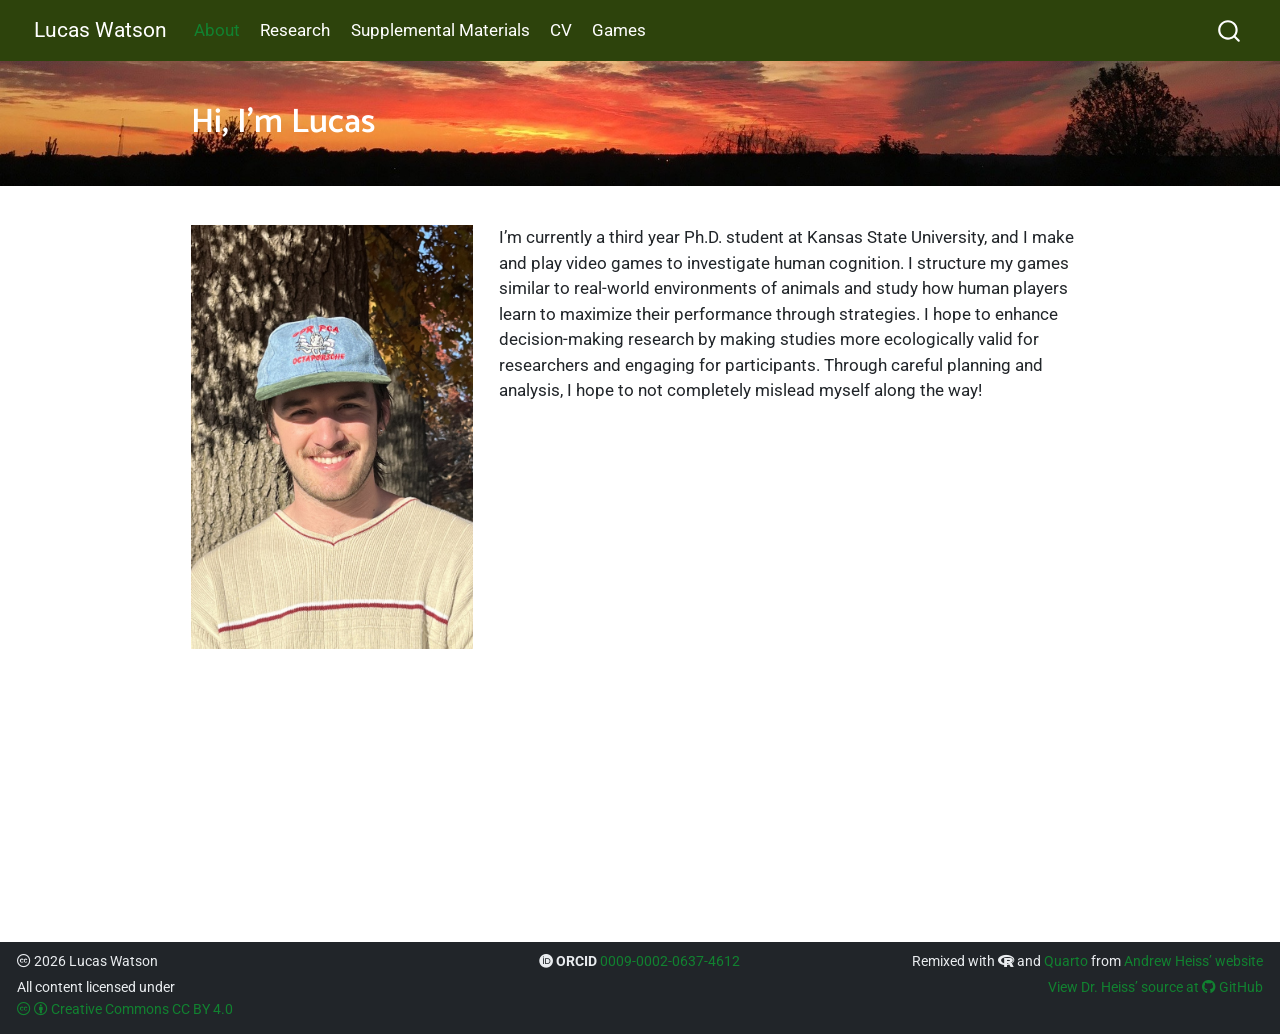
<file: docs/index.html>
<!DOCTYPE html>
<html xmlns="http://www.w3.org/1999/xhtml" lang="en" xml:lang="en"><head>

<meta charset="utf-8">
<meta name="generator" content="quarto-1.8.25">

<meta name="viewport" content="width=device-width, initial-scale=1.0, user-scalable=yes">

<meta name="author" content="Lucas Watson">
<meta name="description" content="Lucas Watson is a Ph.D.&nbsp;student at Kansas State University studying dynamic human decision-making from a behavioral and ecological perspective.">

<title>Lucas Watson</title>
<style>
code{white-space: pre-wrap;}
span.smallcaps{font-variant: small-caps;}
div.columns{display: flex; gap: min(4vw, 1.5em);}
div.column{flex: auto; overflow-x: auto;}
div.hanging-indent{margin-left: 1.5em; text-indent: -1.5em;}
ul.task-list{list-style: none;}
ul.task-list li input[type="checkbox"] {
  width: 0.8em;
  margin: 0 0.8em 0.2em -1em; /* quarto-specific, see https://github.com/quarto-dev/quarto-cli/issues/4556 */ 
  vertical-align: middle;
}
</style>


<script src="site_libs/quarto-nav/quarto-nav.js"></script>
<script src="site_libs/clipboard/clipboard.min.js"></script>
<script src="site_libs/quarto-search/autocomplete.umd.js"></script>
<script src="site_libs/quarto-search/fuse.min.js"></script>
<script src="site_libs/quarto-search/quarto-search.js"></script>
<meta name="quarto:offset" content="./">
<script src="site_libs/quarto-html/quarto.js" type="module"></script>
<script src="site_libs/quarto-html/tabsets/tabsets.js" type="module"></script>
<script src="site_libs/quarto-html/axe/axe-check.js" type="module"></script>
<script src="site_libs/quarto-html/popper.min.js"></script>
<script src="site_libs/quarto-html/tippy.umd.min.js"></script>
<script src="site_libs/quarto-html/anchor.min.js"></script>
<link href="site_libs/quarto-html/tippy.css" rel="stylesheet">
<link href="site_libs/quarto-html/quarto-syntax-highlighting-4c7b890cc350be7067044af900615741.css" rel="stylesheet" id="quarto-text-highlighting-styles">
<script src="site_libs/bootstrap/bootstrap.min.js"></script>
<link href="site_libs/bootstrap/bootstrap-icons.css" rel="stylesheet">
<link href="site_libs/bootstrap/bootstrap-3420f552d56ea2f4f9036a4050d7e291.min.css" rel="stylesheet" append-hash="true" id="quarto-bootstrap" data-mode="light">
<link href="site_libs/quarto-contrib/fontawesome6-0.1.0/all.css" rel="stylesheet">
<link href="site_libs/quarto-contrib/fontawesome6-0.1.0/latex-fontsize.css" rel="stylesheet">
<script src="site_libs/quarto-contrib/iconify-2.0.0/iconify-icon.min.js"></script>
<script id="quarto-search-options" type="application/json">{
  "location": "navbar",
  "copy-button": false,
  "collapse-after": 3,
  "panel-placement": "end",
  "type": "overlay",
  "limit": 50,
  "keyboard-shortcut": [
    "f",
    "/",
    "s"
  ],
  "show-item-context": false,
  "language": {
    "search-no-results-text": "No results",
    "search-matching-documents-text": "matching documents",
    "search-copy-link-title": "Copy link to search",
    "search-hide-matches-text": "Hide additional matches",
    "search-more-match-text": "more match in this document",
    "search-more-matches-text": "more matches in this document",
    "search-clear-button-title": "Clear",
    "search-text-placeholder": "",
    "search-detached-cancel-button-title": "Cancel",
    "search-submit-button-title": "Submit",
    "search-label": "Search"
  }
}</script>
<style>

      .quarto-title-block .quarto-title-banner {
        background: #cdd99a;
      }
</style>


</head>

<body class="nav-fixed fullcontent quarto-light">

<div id="quarto-search-results"></div>
  <header id="quarto-header" class="headroom fixed-top quarto-banner">
    <nav class="navbar navbar-expand-lg " data-bs-theme="dark">
      <div class="navbar-container container-fluid">
      <div class="navbar-brand-container mx-auto">
    <a href="./index.html" class="navbar-brand navbar-brand-logo">
    </a>
    <a class="navbar-brand" href="./index.html">
    <span class="navbar-title">Lucas Watson</span>
    </a>
  </div>
            <div id="quarto-search" class="" title="Search"></div>
          <button class="navbar-toggler" type="button" data-bs-toggle="collapse" data-bs-target="#navbarCollapse" aria-controls="navbarCollapse" role="menu" aria-expanded="false" aria-label="Toggle navigation" onclick="if (window.quartoToggleHeadroom) { window.quartoToggleHeadroom(); }">
  <span class="navbar-toggler-icon"></span>
</button>
          <div class="collapse navbar-collapse" id="navbarCollapse">
            <ul class="navbar-nav navbar-nav-scroll me-auto">
  <li class="nav-item">
    <a class="nav-link active" href="./index.html" aria-current="page"> 
<span class="menu-text">About</span></a>
  </li>  
  <li class="nav-item">
    <a class="nav-link" href="./research/index.html"> 
<span class="menu-text">Research</span></a>
  </li>  
  <li class="nav-item">
    <a class="nav-link" href="./supp_materials/index.html"> 
<span class="menu-text">Supplemental Materials</span></a>
  </li>  
  <li class="nav-item">
    <a class="nav-link" href="./cv/index.html"> 
<span class="menu-text">CV</span></a>
  </li>  
  <li class="nav-item">
    <a class="nav-link" href="./games/index.html"> 
<span class="menu-text">Games</span></a>
  </li>  
</ul>
            <ul class="navbar-nav navbar-nav-scroll ms-auto">
  <li class="nav-item">
    <a class="nav-link" href="mailto:lcwatson@ksu.edu"> 
<span class="menu-text"><iconify-icon inline="" icon="bi:envelope" style="font-size: 1.1em;" aria-label="Icon envelope from bi Iconify.design set." title="E-mail"></iconify-icon></span></a>
  </li>  
  <li class="nav-item">
    <a class="nav-link" href="https://github.com/lcwat" rel="me"> 
<span class="menu-text"><iconify-icon inline="" icon="bi:github" style="font-size: 1.1em;" aria-label="Icon github from bi Iconify.design set." title="GitHub"></iconify-icon></span></a>
  </li>  
</ul>
          </div> <!-- /navcollapse -->
            <div class="quarto-navbar-tools">
</div>
      </div> <!-- /container-fluid -->
    </nav>
</header>
<!-- content -->
<header id="title-block-header" class="quarto-title-block default home page-columns page-full">
  <div class="quarto-title-banner page-columns page-full">
    <div class="quarto-title column-body">
      <h1 class="title">Hi, I’m Lucas</h1>
                      </div>
  </div>
    
  
  <div class="quarto-title-meta">

      
    
      
    </div>
    
  
  </header><div id="quarto-content" class="quarto-container page-columns page-rows-contents page-layout-article page-navbar">
<!-- sidebar -->
<!-- margin-sidebar -->
    
<!-- main -->
<main class="content quarto-banner-title-block" id="quarto-document-content">





<div class="grid">
<div class="g-col-12 g-col-sm-4">
<div class="grid" style="--bs-columns: 5; row-gap: 0;">
  <div class="g-col-1 g-col-sm-0"></div>
  <div class="g-col-3 g-col-sm-5">
    <picture>
      <source media="(max-width: 576px)" srcset="files/photos/profile_photo_square.jpeg">
      <source media="(min-width: 576px)" srcset="files/photos/profile_photo.jpeg">
      <img class="img-fluid" src="files/photos/profile_photo.jpeg" alt="Lucas Watson">
    </picture>
  </div>
  <div class="g-col-1 g-col-sm-0"></div>
</div>
</div>
<div class="g-col-12 g-col-sm-8">
<p>I’m currently a third year Ph.D.&nbsp;student at Kansas State University, and I make and play video games to investigate human cognition. I structure my games similar to real-world environments of animals and study how human players learn to maximize their performance through strategies. I hope to enhance decision-making research by making studies more ecologically valid for researchers and engaging for participants. Through careful planning and analysis, I hope to not completely mislead myself along the way!</p>
</div>
</div>



</main> <!-- /main -->
<script id="quarto-html-after-body" type="application/javascript">
  window.document.addEventListener("DOMContentLoaded", function (event) {
    const icon = "";
    const anchorJS = new window.AnchorJS();
    anchorJS.options = {
      placement: 'right',
      icon: icon
    };
    anchorJS.add('.anchored');
    const isCodeAnnotation = (el) => {
      for (const clz of el.classList) {
        if (clz.startsWith('code-annotation-')) {                     
          return true;
        }
      }
      return false;
    }
    const onCopySuccess = function(e) {
      // button target
      const button = e.trigger;
      // don't keep focus
      button.blur();
      // flash "checked"
      button.classList.add('code-copy-button-checked');
      var currentTitle = button.getAttribute("title");
      button.setAttribute("title", "Copied!");
      let tooltip;
      if (window.bootstrap) {
        button.setAttribute("data-bs-toggle", "tooltip");
        button.setAttribute("data-bs-placement", "left");
        button.setAttribute("data-bs-title", "Copied!");
        tooltip = new bootstrap.Tooltip(button, 
          { trigger: "manual", 
            customClass: "code-copy-button-tooltip",
            offset: [0, -8]});
        tooltip.show();    
      }
      setTimeout(function() {
        if (tooltip) {
          tooltip.hide();
          button.removeAttribute("data-bs-title");
          button.removeAttribute("data-bs-toggle");
          button.removeAttribute("data-bs-placement");
        }
        button.setAttribute("title", currentTitle);
        button.classList.remove('code-copy-button-checked');
      }, 1000);
      // clear code selection
      e.clearSelection();
    }
    const getTextToCopy = function(trigger) {
      const outerScaffold = trigger.parentElement.cloneNode(true);
      const codeEl = outerScaffold.querySelector('code');
      for (const childEl of codeEl.children) {
        if (isCodeAnnotation(childEl)) {
          childEl.remove();
        }
      }
      return codeEl.innerText;
    }
    const clipboard = new window.ClipboardJS('.code-copy-button:not([data-in-quarto-modal])', {
      text: getTextToCopy
    });
    clipboard.on('success', onCopySuccess);
    if (window.document.getElementById('quarto-embedded-source-code-modal')) {
      const clipboardModal = new window.ClipboardJS('.code-copy-button[data-in-quarto-modal]', {
        text: getTextToCopy,
        container: window.document.getElementById('quarto-embedded-source-code-modal')
      });
      clipboardModal.on('success', onCopySuccess);
    }
      var localhostRegex = new RegExp(/^(?:http|https):\/\/localhost\:?[0-9]*\//);
      var mailtoRegex = new RegExp(/^mailto:/);
        var filterRegex = new RegExp('/' + window.location.host + '/');
      var isInternal = (href) => {
          return filterRegex.test(href) || localhostRegex.test(href) || mailtoRegex.test(href);
      }
      // Inspect non-navigation links and adorn them if external
     var links = window.document.querySelectorAll('a[href]:not(.nav-link):not(.navbar-brand):not(.toc-action):not(.sidebar-link):not(.sidebar-item-toggle):not(.pagination-link):not(.no-external):not([aria-hidden]):not(.dropdown-item):not(.quarto-navigation-tool):not(.about-link)');
      for (var i=0; i<links.length; i++) {
        const link = links[i];
        if (!isInternal(link.href)) {
          // undo the damage that might have been done by quarto-nav.js in the case of
          // links that we want to consider external
          if (link.dataset.originalHref !== undefined) {
            link.href = link.dataset.originalHref;
          }
        }
      }
    function tippyHover(el, contentFn, onTriggerFn, onUntriggerFn) {
      const config = {
        allowHTML: true,
        maxWidth: 500,
        delay: 100,
        arrow: false,
        appendTo: function(el) {
            return el.parentElement;
        },
        interactive: true,
        interactiveBorder: 10,
        theme: 'quarto',
        placement: 'bottom-start',
      };
      if (contentFn) {
        config.content = contentFn;
      }
      if (onTriggerFn) {
        config.onTrigger = onTriggerFn;
      }
      if (onUntriggerFn) {
        config.onUntrigger = onUntriggerFn;
      }
      window.tippy(el, config); 
    }
    const noterefs = window.document.querySelectorAll('a[role="doc-noteref"]');
    for (var i=0; i<noterefs.length; i++) {
      const ref = noterefs[i];
      tippyHover(ref, function() {
        // use id or data attribute instead here
        let href = ref.getAttribute('data-footnote-href') || ref.getAttribute('href');
        try { href = new URL(href).hash; } catch {}
        const id = href.replace(/^#\/?/, "");
        const note = window.document.getElementById(id);
        if (note) {
          return note.innerHTML;
        } else {
          return "";
        }
      });
    }
    const xrefs = window.document.querySelectorAll('a.quarto-xref');
    const processXRef = (id, note) => {
      // Strip column container classes
      const stripColumnClz = (el) => {
        el.classList.remove("page-full", "page-columns");
        if (el.children) {
          for (const child of el.children) {
            stripColumnClz(child);
          }
        }
      }
      stripColumnClz(note)
      if (id === null || id.startsWith('sec-')) {
        // Special case sections, only their first couple elements
        const container = document.createElement("div");
        if (note.children && note.children.length > 2) {
          container.appendChild(note.children[0].cloneNode(true));
          for (let i = 1; i < note.children.length; i++) {
            const child = note.children[i];
            if (child.tagName === "P" && child.innerText === "") {
              continue;
            } else {
              container.appendChild(child.cloneNode(true));
              break;
            }
          }
          if (window.Quarto?.typesetMath) {
            window.Quarto.typesetMath(container);
          }
          return container.innerHTML
        } else {
          if (window.Quarto?.typesetMath) {
            window.Quarto.typesetMath(note);
          }
          return note.innerHTML;
        }
      } else {
        // Remove any anchor links if they are present
        const anchorLink = note.querySelector('a.anchorjs-link');
        if (anchorLink) {
          anchorLink.remove();
        }
        if (window.Quarto?.typesetMath) {
          window.Quarto.typesetMath(note);
        }
        if (note.classList.contains("callout")) {
          return note.outerHTML;
        } else {
          return note.innerHTML;
        }
      }
    }
    for (var i=0; i<xrefs.length; i++) {
      const xref = xrefs[i];
      tippyHover(xref, undefined, function(instance) {
        instance.disable();
        let url = xref.getAttribute('href');
        let hash = undefined; 
        if (url.startsWith('#')) {
          hash = url;
        } else {
          try { hash = new URL(url).hash; } catch {}
        }
        if (hash) {
          const id = hash.replace(/^#\/?/, "");
          const note = window.document.getElementById(id);
          if (note !== null) {
            try {
              const html = processXRef(id, note.cloneNode(true));
              instance.setContent(html);
            } finally {
              instance.enable();
              instance.show();
            }
          } else {
            // See if we can fetch this
            fetch(url.split('#')[0])
            .then(res => res.text())
            .then(html => {
              const parser = new DOMParser();
              const htmlDoc = parser.parseFromString(html, "text/html");
              const note = htmlDoc.getElementById(id);
              if (note !== null) {
                const html = processXRef(id, note);
                instance.setContent(html);
              } 
            }).finally(() => {
              instance.enable();
              instance.show();
            });
          }
        } else {
          // See if we can fetch a full url (with no hash to target)
          // This is a special case and we should probably do some content thinning / targeting
          fetch(url)
          .then(res => res.text())
          .then(html => {
            const parser = new DOMParser();
            const htmlDoc = parser.parseFromString(html, "text/html");
            const note = htmlDoc.querySelector('main.content');
            if (note !== null) {
              // This should only happen for chapter cross references
              // (since there is no id in the URL)
              // remove the first header
              if (note.children.length > 0 && note.children[0].tagName === "HEADER") {
                note.children[0].remove();
              }
              const html = processXRef(null, note);
              instance.setContent(html);
            } 
          }).finally(() => {
            instance.enable();
            instance.show();
          });
        }
      }, function(instance) {
      });
    }
        let selectedAnnoteEl;
        const selectorForAnnotation = ( cell, annotation) => {
          let cellAttr = 'data-code-cell="' + cell + '"';
          let lineAttr = 'data-code-annotation="' +  annotation + '"';
          const selector = 'span[' + cellAttr + '][' + lineAttr + ']';
          return selector;
        }
        const selectCodeLines = (annoteEl) => {
          const doc = window.document;
          const targetCell = annoteEl.getAttribute("data-target-cell");
          const targetAnnotation = annoteEl.getAttribute("data-target-annotation");
          const annoteSpan = window.document.querySelector(selectorForAnnotation(targetCell, targetAnnotation));
          const lines = annoteSpan.getAttribute("data-code-lines").split(",");
          const lineIds = lines.map((line) => {
            return targetCell + "-" + line;
          })
          let top = null;
          let height = null;
          let parent = null;
          if (lineIds.length > 0) {
              //compute the position of the single el (top and bottom and make a div)
              const el = window.document.getElementById(lineIds[0]);
              top = el.offsetTop;
              height = el.offsetHeight;
              parent = el.parentElement.parentElement;
            if (lineIds.length > 1) {
              const lastEl = window.document.getElementById(lineIds[lineIds.length - 1]);
              const bottom = lastEl.offsetTop + lastEl.offsetHeight;
              height = bottom - top;
            }
            if (top !== null && height !== null && parent !== null) {
              // cook up a div (if necessary) and position it 
              let div = window.document.getElementById("code-annotation-line-highlight");
              if (div === null) {
                div = window.document.createElement("div");
                div.setAttribute("id", "code-annotation-line-highlight");
                div.style.position = 'absolute';
                parent.appendChild(div);
              }
              div.style.top = top - 2 + "px";
              div.style.height = height + 4 + "px";
              div.style.left = 0;
              let gutterDiv = window.document.getElementById("code-annotation-line-highlight-gutter");
              if (gutterDiv === null) {
                gutterDiv = window.document.createElement("div");
                gutterDiv.setAttribute("id", "code-annotation-line-highlight-gutter");
                gutterDiv.style.position = 'absolute';
                const codeCell = window.document.getElementById(targetCell);
                const gutter = codeCell.querySelector('.code-annotation-gutter');
                gutter.appendChild(gutterDiv);
              }
              gutterDiv.style.top = top - 2 + "px";
              gutterDiv.style.height = height + 4 + "px";
            }
            selectedAnnoteEl = annoteEl;
          }
        };
        const unselectCodeLines = () => {
          const elementsIds = ["code-annotation-line-highlight", "code-annotation-line-highlight-gutter"];
          elementsIds.forEach((elId) => {
            const div = window.document.getElementById(elId);
            if (div) {
              div.remove();
            }
          });
          selectedAnnoteEl = undefined;
        };
          // Handle positioning of the toggle
      window.addEventListener(
        "resize",
        throttle(() => {
          elRect = undefined;
          if (selectedAnnoteEl) {
            selectCodeLines(selectedAnnoteEl);
          }
        }, 10)
      );
      function throttle(fn, ms) {
      let throttle = false;
      let timer;
        return (...args) => {
          if(!throttle) { // first call gets through
              fn.apply(this, args);
              throttle = true;
          } else { // all the others get throttled
              if(timer) clearTimeout(timer); // cancel #2
              timer = setTimeout(() => {
                fn.apply(this, args);
                timer = throttle = false;
              }, ms);
          }
        };
      }
        // Attach click handler to the DT
        const annoteDls = window.document.querySelectorAll('dt[data-target-cell]');
        for (const annoteDlNode of annoteDls) {
          annoteDlNode.addEventListener('click', (event) => {
            const clickedEl = event.target;
            if (clickedEl !== selectedAnnoteEl) {
              unselectCodeLines();
              const activeEl = window.document.querySelector('dt[data-target-cell].code-annotation-active');
              if (activeEl) {
                activeEl.classList.remove('code-annotation-active');
              }
              selectCodeLines(clickedEl);
              clickedEl.classList.add('code-annotation-active');
            } else {
              // Unselect the line
              unselectCodeLines();
              clickedEl.classList.remove('code-annotation-active');
            }
          });
        }
    const findCites = (el) => {
      const parentEl = el.parentElement;
      if (parentEl) {
        const cites = parentEl.dataset.cites;
        if (cites) {
          return {
            el,
            cites: cites.split(' ')
          };
        } else {
          return findCites(el.parentElement)
        }
      } else {
        return undefined;
      }
    };
    var bibliorefs = window.document.querySelectorAll('a[role="doc-biblioref"]');
    for (var i=0; i<bibliorefs.length; i++) {
      const ref = bibliorefs[i];
      const citeInfo = findCites(ref);
      if (citeInfo) {
        tippyHover(citeInfo.el, function() {
          var popup = window.document.createElement('div');
          citeInfo.cites.forEach(function(cite) {
            var citeDiv = window.document.createElement('div');
            citeDiv.classList.add('hanging-indent');
            citeDiv.classList.add('csl-entry');
            var biblioDiv = window.document.getElementById('ref-' + cite);
            if (biblioDiv) {
              citeDiv.innerHTML = biblioDiv.innerHTML;
            }
            popup.appendChild(citeDiv);
          });
          return popup.innerHTML;
        });
      }
    }
  });
  </script>
</div> <!-- /content -->
<footer class="footer">
  <div class="nav-footer">
    <div class="nav-footer-left">
<p><span class="faux-block"><i class="fa-brands fa-creative-commons" aria-label="creative-commons"></i> 2026 Lucas Watson</span> <span class="faux-block">All content licensed under<br><a href="https://creativecommons.org/licenses/by/4.0/"><i class="fa-brands fa-creative-commons" aria-label="creative-commons"></i> <i class="fa-brands fa-creative-commons-by" aria-label="creative-commons-by"></i> Creative Commons CC BY 4.0</a></span></p>
</div>   
    <div class="nav-footer-center">
<p><span class="faux-block"><i class="fa-brands fa-orcid" aria-label="orcid"></i> <strong>ORCID</strong> <a href="https://orcid.org/0009-0002-0637-4612">0009-0002-0637-4612</a></span></p>
</div>
    <div class="nav-footer-right">
<p><span class="faux-block">Remixed with <i class="fa-brands fa-r-project" aria-label="r-project"></i> and <a href="https://quarto.org/">Quarto</a> from <a href="https://www.andrewheiss.com/">Andrew Heiss’ website</a></span> <span class="faux-block"><a href="https://github.com/andrewheiss/ath-quarto">View Dr.&nbsp;Heiss’ source at <i class="fa-brands fa-github" aria-label="github"></i> GitHub</a></span></p>
</div>
  </div>
</footer>




</body></html>
</file>
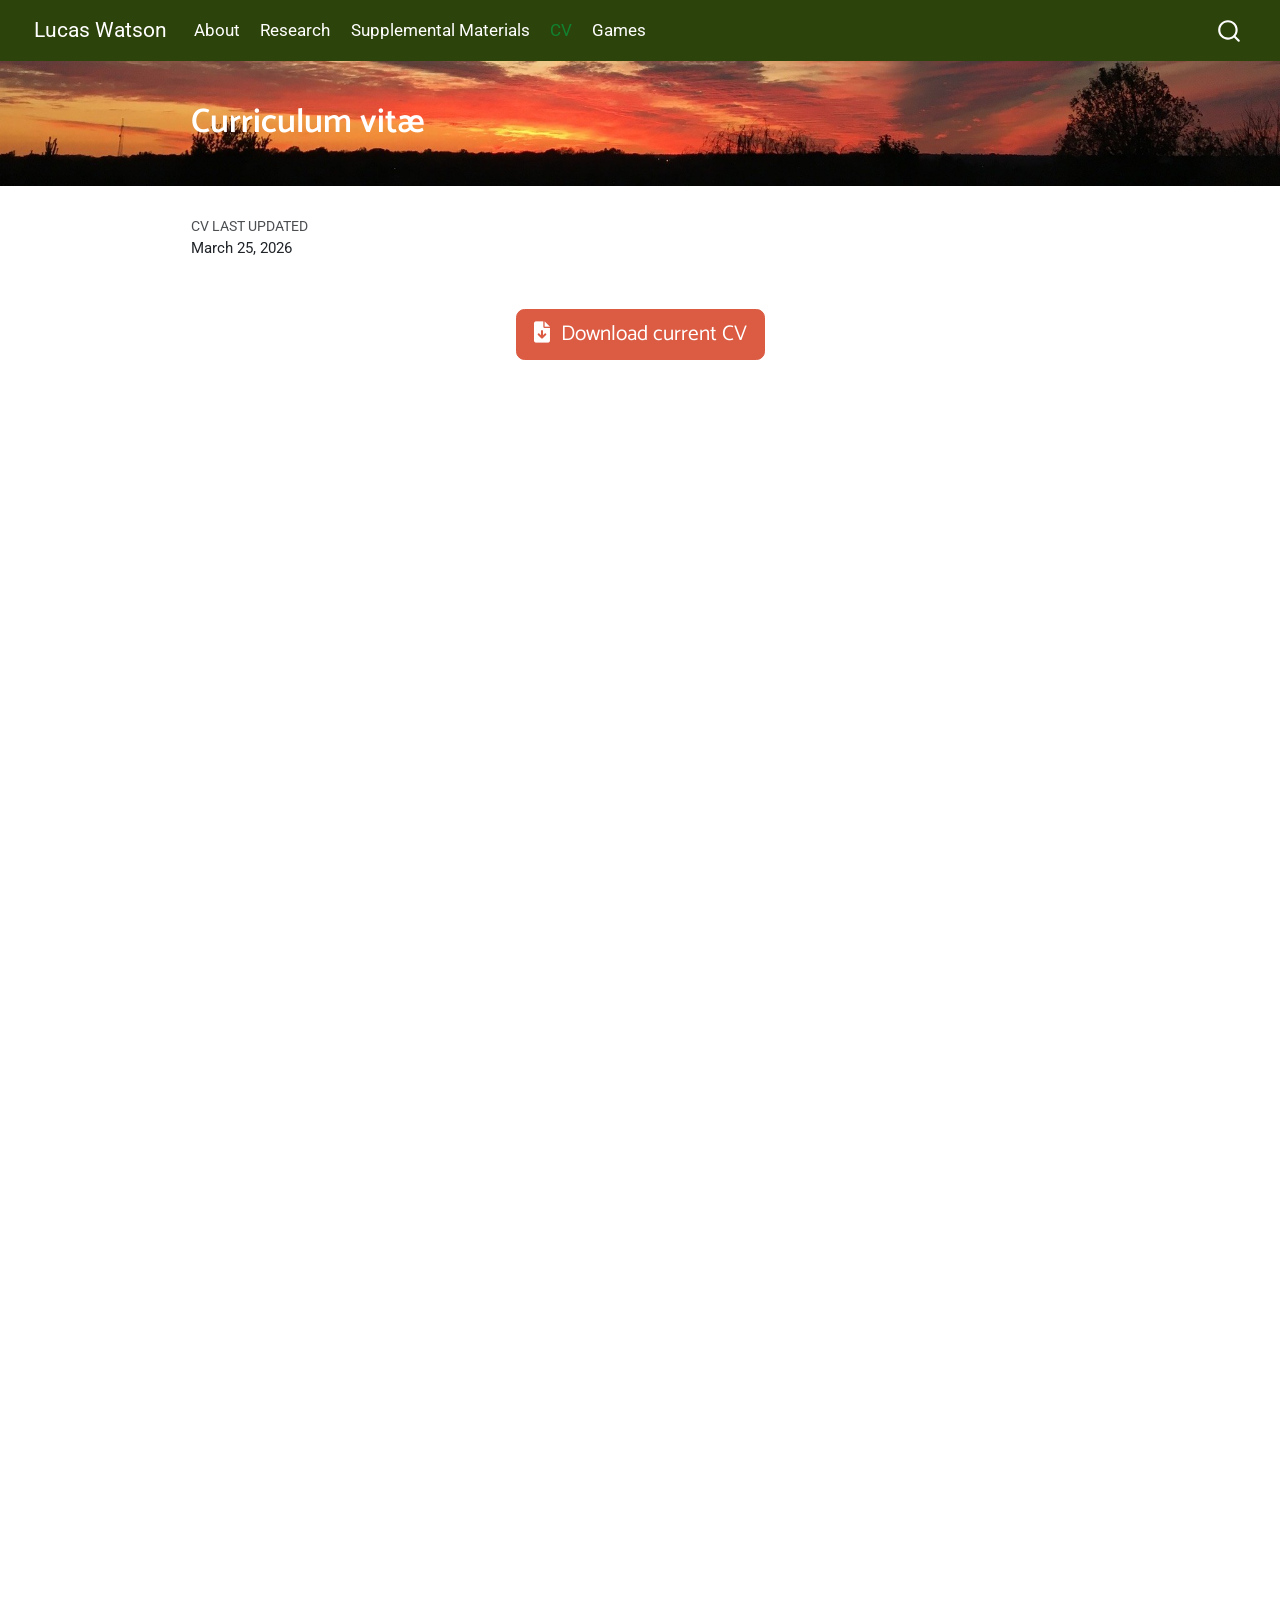
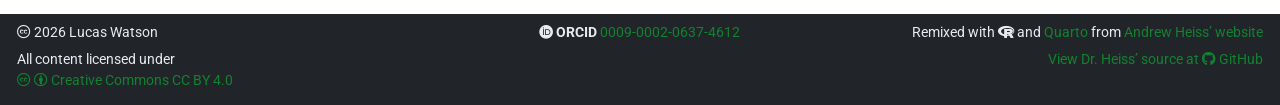
<file: docs/cv/index.html>
<!DOCTYPE html>
<html xmlns="http://www.w3.org/1999/xhtml" lang="en" xml:lang="en"><head>
<meta http-equiv="Content-Type" content="text/html; charset=UTF-8">
<meta charset="utf-8">
<meta name="generator" content="quarto-1.8.25">
<meta name="viewport" content="width=device-width, initial-scale=1.0, user-scalable=yes">
<meta name="author" content="Lucas Watson">
<meta name="dcterms.date" content="2026-03-25">
<meta name="description" content="Lucas Watson’s CV">
<title>Curriculum vitæ | Lucas Watson – Lucas Watson</title>
<style>
code{white-space: pre-wrap;}
span.smallcaps{font-variant: small-caps;}
div.columns{display: flex; gap: min(4vw, 1.5em);}
div.column{flex: auto; overflow-x: auto;}
div.hanging-indent{margin-left: 1.5em; text-indent: -1.5em;}
ul.task-list{list-style: none;}
ul.task-list li input[type="checkbox"] {
  width: 0.8em;
  margin: 0 0.8em 0.2em -1em; /* quarto-specific, see https://github.com/quarto-dev/quarto-cli/issues/4556 */ 
  vertical-align: middle;
}
</style>

<script src="../site_libs/quarto-nav/quarto-nav.js"></script>
<script src="../site_libs/clipboard/clipboard.min.js"></script>
<script src="../site_libs/quarto-search/autocomplete.umd.js"></script>
<script src="../site_libs/quarto-search/fuse.min.js"></script>
<script src="../site_libs/quarto-search/quarto-search.js"></script>
<meta name="quarto:offset" content="../">
<script src="../site_libs/quarto-html/quarto.js" type="module"></script>
<script src="../site_libs/quarto-html/tabsets/tabsets.js" type="module"></script>
<script src="../site_libs/quarto-html/axe/axe-check.js" type="module"></script>
<script src="../site_libs/quarto-html/popper.min.js"></script>
<script src="../site_libs/quarto-html/tippy.umd.min.js"></script>
<script src="../site_libs/quarto-html/anchor.min.js"></script>
<link href="../site_libs/quarto-html/tippy.css" rel="stylesheet">
<link href="../site_libs/quarto-html/quarto-syntax-highlighting-4c7b890cc350be7067044af900615741.css" rel="stylesheet" id="quarto-text-highlighting-styles">
<script src="../site_libs/bootstrap/bootstrap.min.js"></script>
<link href="../site_libs/bootstrap/bootstrap-icons.css" rel="stylesheet">
<link href="../site_libs/bootstrap/bootstrap-3420f552d56ea2f4f9036a4050d7e291.min.css" rel="stylesheet" append-hash="true" id="quarto-bootstrap" data-mode="light">
<link href="../site_libs/quarto-contrib/fontawesome6-0.1.0/all.css" rel="stylesheet">
<link href="../site_libs/quarto-contrib/fontawesome6-0.1.0/latex-fontsize.css" rel="stylesheet">
<script src="../site_libs/quarto-contrib/iconify-2.0.0/iconify-icon.min.js"></script><script id="quarto-search-options" type="application/json">{
  "location": "navbar",
  "copy-button": false,
  "collapse-after": 3,
  "panel-placement": "end",
  "type": "overlay",
  "limit": 50,
  "keyboard-shortcut": [
    "f",
    "/",
    "s"
  ],
  "show-item-context": false,
  "language": {
    "search-no-results-text": "No results",
    "search-matching-documents-text": "matching documents",
    "search-copy-link-title": "Copy link to search",
    "search-hide-matches-text": "Hide additional matches",
    "search-more-match-text": "more match in this document",
    "search-more-matches-text": "more matches in this document",
    "search-clear-button-title": "Clear",
    "search-text-placeholder": "",
    "search-detached-cancel-button-title": "Cancel",
    "search-submit-button-title": "Submit",
    "search-label": "Search"
  }
}</script><style>

      .quarto-title-block .quarto-title-banner {
        background: #363b45;
      }
</style>
</head>
<body class="nav-fixed fullcontent quarto-light">

<div id="quarto-search-results"></div>
  <header id="quarto-header" class="headroom fixed-top quarto-banner"><nav class="navbar navbar-expand-lg " data-bs-theme="dark"><div class="navbar-container container-fluid">
      <div class="navbar-brand-container mx-auto">
    <a href="../index.html" class="navbar-brand navbar-brand-logo">
    </a>
    <a class="navbar-brand" href="../index.html">
    <span class="navbar-title">Lucas Watson</span>
    </a>
  </div>
            <div id="quarto-search" class="" title="Search"></div>
          <button class="navbar-toggler" type="button" data-bs-toggle="collapse" data-bs-target="#navbarCollapse" aria-controls="navbarCollapse" role="menu" aria-expanded="false" aria-label="Toggle navigation" onclick="if (window.quartoToggleHeadroom) { window.quartoToggleHeadroom(); }">
  <span class="navbar-toggler-icon"></span>
</button>
          <div class="collapse navbar-collapse" id="navbarCollapse">
            <ul class="navbar-nav navbar-nav-scroll me-auto">
<li class="nav-item">
    <a class="nav-link" href="../index.html"> 
<span class="menu-text">About</span></a>
  </li>  
  <li class="nav-item">
    <a class="nav-link" href="../research/index.html"> 
<span class="menu-text">Research</span></a>
  </li>  
  <li class="nav-item">
    <a class="nav-link" href="../supp_materials/index.html"> 
<span class="menu-text">Supplemental Materials</span></a>
  </li>  
  <li class="nav-item">
    <a class="nav-link active" href="../cv/index.html" aria-current="page"> 
<span class="menu-text">CV</span></a>
  </li>  
  <li class="nav-item">
    <a class="nav-link" href="../games/index.html"> 
<span class="menu-text">Games</span></a>
  </li>  
</ul>
<ul class="navbar-nav navbar-nav-scroll ms-auto">
<li class="nav-item">
    <a class="nav-link" href="mailto:lcwatson@ksu.edu"> 
<span class="menu-text"><iconify-icon inline="" icon="bi:envelope" style="font-size: 1.1em;" aria-label="Icon envelope from bi Iconify.design set." title="E-mail"></iconify-icon></span></a>
  </li>  
  <li class="nav-item">
    <a class="nav-link" href="https://github.com/lcwat" rel="me"> 
<span class="menu-text"><iconify-icon inline="" icon="bi:github" style="font-size: 1.1em;" aria-label="Icon github from bi Iconify.design set." title="GitHub"></iconify-icon></span></a>
  </li>  
</ul>
</div> <!-- /navcollapse -->
            <div class="quarto-navbar-tools">
</div>
      </div> <!-- /container-fluid -->
    </nav></header><!-- content --><header id="title-block-header" class="quarto-title-block default page-columns page-full"><div class="quarto-title-banner page-columns page-full">
    <div class="quarto-title column-body">
      <h1 class="title">Curriculum vitæ</h1>
                  <div>
        <div class="description">
          Lucas Watson’s CV
        </div>
      </div>
                </div>
  </div>
    
  
  <div class="quarto-title-meta">

      
      <div>
      <div class="quarto-title-meta-heading">CV last updated</div>
      <div class="quarto-title-meta-contents">
        <p class="date">March 25, 2026</p>
      </div>
    </div>
    
      
    </div>
    
  
  </header><div id="quarto-content" class="quarto-container page-columns page-rows-contents page-layout-article page-navbar">
<!-- sidebar -->
<!-- margin-sidebar -->
    
<!-- main -->
<main class="content quarto-banner-title-block" id="quarto-document-content"><div class="cell">
<style type="text/css">
#title-block-header .description {
    display: none;
}
</style>
</div>
<div class="cell">
<style type="text/css">
.embed-container {
    position: relative;
    padding-bottom: 129%;
    height: 0;
    overflow: hidden;
    max-width: 100%;
}

.embed-container iframe,
.embed-container object,
.embed-container embed {
    position: absolute;
    top: 0;
    left: 0;
    width: 100%;
    height: 100%;
}
</style>
</div>
<p class="text-center">
  <a class="btn btn-primary btn-lg cv-download" href="watson_lucas_cv.pdf" target="_blank">
    <i class="fa-solid fa-file-arrow-down"></i> Download current CV
  </a>
</p>

<div class="embed-container">
  <iframe src="watson_lucas_cv.pdf" style="border: 0.5px"></iframe>
</div>



</main><!-- /main --><script id="quarto-html-after-body" type="application/javascript">
  window.document.addEventListener("DOMContentLoaded", function (event) {
    const icon = "";
    const anchorJS = new window.AnchorJS();
    anchorJS.options = {
      placement: 'right',
      icon: icon
    };
    anchorJS.add('.anchored');
    const isCodeAnnotation = (el) => {
      for (const clz of el.classList) {
        if (clz.startsWith('code-annotation-')) {                     
          return true;
        }
      }
      return false;
    }
    const onCopySuccess = function(e) {
      // button target
      const button = e.trigger;
      // don't keep focus
      button.blur();
      // flash "checked"
      button.classList.add('code-copy-button-checked');
      var currentTitle = button.getAttribute("title");
      button.setAttribute("title", "Copied!");
      let tooltip;
      if (window.bootstrap) {
        button.setAttribute("data-bs-toggle", "tooltip");
        button.setAttribute("data-bs-placement", "left");
        button.setAttribute("data-bs-title", "Copied!");
        tooltip = new bootstrap.Tooltip(button, 
          { trigger: "manual", 
            customClass: "code-copy-button-tooltip",
            offset: [0, -8]});
        tooltip.show();    
      }
      setTimeout(function() {
        if (tooltip) {
          tooltip.hide();
          button.removeAttribute("data-bs-title");
          button.removeAttribute("data-bs-toggle");
          button.removeAttribute("data-bs-placement");
        }
        button.setAttribute("title", currentTitle);
        button.classList.remove('code-copy-button-checked');
      }, 1000);
      // clear code selection
      e.clearSelection();
    }
    const getTextToCopy = function(trigger) {
      const outerScaffold = trigger.parentElement.cloneNode(true);
      const codeEl = outerScaffold.querySelector('code');
      for (const childEl of codeEl.children) {
        if (isCodeAnnotation(childEl)) {
          childEl.remove();
        }
      }
      return codeEl.innerText;
    }
    const clipboard = new window.ClipboardJS('.code-copy-button:not([data-in-quarto-modal])', {
      text: getTextToCopy
    });
    clipboard.on('success', onCopySuccess);
    if (window.document.getElementById('quarto-embedded-source-code-modal')) {
      const clipboardModal = new window.ClipboardJS('.code-copy-button[data-in-quarto-modal]', {
        text: getTextToCopy,
        container: window.document.getElementById('quarto-embedded-source-code-modal')
      });
      clipboardModal.on('success', onCopySuccess);
    }
      var localhostRegex = new RegExp(/^(?:http|https):\/\/localhost\:?[0-9]*\//);
      var mailtoRegex = new RegExp(/^mailto:/);
        var filterRegex = new RegExp('/' + window.location.host + '/');
      var isInternal = (href) => {
          return filterRegex.test(href) || localhostRegex.test(href) || mailtoRegex.test(href);
      }
      // Inspect non-navigation links and adorn them if external
     var links = window.document.querySelectorAll('a[href]:not(.nav-link):not(.navbar-brand):not(.toc-action):not(.sidebar-link):not(.sidebar-item-toggle):not(.pagination-link):not(.no-external):not([aria-hidden]):not(.dropdown-item):not(.quarto-navigation-tool):not(.about-link)');
      for (var i=0; i<links.length; i++) {
        const link = links[i];
        if (!isInternal(link.href)) {
          // undo the damage that might have been done by quarto-nav.js in the case of
          // links that we want to consider external
          if (link.dataset.originalHref !== undefined) {
            link.href = link.dataset.originalHref;
          }
        }
      }
    function tippyHover(el, contentFn, onTriggerFn, onUntriggerFn) {
      const config = {
        allowHTML: true,
        maxWidth: 500,
        delay: 100,
        arrow: false,
        appendTo: function(el) {
            return el.parentElement;
        },
        interactive: true,
        interactiveBorder: 10,
        theme: 'quarto',
        placement: 'bottom-start',
      };
      if (contentFn) {
        config.content = contentFn;
      }
      if (onTriggerFn) {
        config.onTrigger = onTriggerFn;
      }
      if (onUntriggerFn) {
        config.onUntrigger = onUntriggerFn;
      }
      window.tippy(el, config); 
    }
    const noterefs = window.document.querySelectorAll('a[role="doc-noteref"]');
    for (var i=0; i<noterefs.length; i++) {
      const ref = noterefs[i];
      tippyHover(ref, function() {
        // use id or data attribute instead here
        let href = ref.getAttribute('data-footnote-href') || ref.getAttribute('href');
        try { href = new URL(href).hash; } catch {}
        const id = href.replace(/^#\/?/, "");
        const note = window.document.getElementById(id);
        if (note) {
          return note.innerHTML;
        } else {
          return "";
        }
      });
    }
    const xrefs = window.document.querySelectorAll('a.quarto-xref');
    const processXRef = (id, note) => {
      // Strip column container classes
      const stripColumnClz = (el) => {
        el.classList.remove("page-full", "page-columns");
        if (el.children) {
          for (const child of el.children) {
            stripColumnClz(child);
          }
        }
      }
      stripColumnClz(note)
      if (id === null || id.startsWith('sec-')) {
        // Special case sections, only their first couple elements
        const container = document.createElement("div");
        if (note.children && note.children.length > 2) {
          container.appendChild(note.children[0].cloneNode(true));
          for (let i = 1; i < note.children.length; i++) {
            const child = note.children[i];
            if (child.tagName === "P" && child.innerText === "") {
              continue;
            } else {
              container.appendChild(child.cloneNode(true));
              break;
            }
          }
          if (window.Quarto?.typesetMath) {
            window.Quarto.typesetMath(container);
          }
          return container.innerHTML
        } else {
          if (window.Quarto?.typesetMath) {
            window.Quarto.typesetMath(note);
          }
          return note.innerHTML;
        }
      } else {
        // Remove any anchor links if they are present
        const anchorLink = note.querySelector('a.anchorjs-link');
        if (anchorLink) {
          anchorLink.remove();
        }
        if (window.Quarto?.typesetMath) {
          window.Quarto.typesetMath(note);
        }
        if (note.classList.contains("callout")) {
          return note.outerHTML;
        } else {
          return note.innerHTML;
        }
      }
    }
    for (var i=0; i<xrefs.length; i++) {
      const xref = xrefs[i];
      tippyHover(xref, undefined, function(instance) {
        instance.disable();
        let url = xref.getAttribute('href');
        let hash = undefined; 
        if (url.startsWith('#')) {
          hash = url;
        } else {
          try { hash = new URL(url).hash; } catch {}
        }
        if (hash) {
          const id = hash.replace(/^#\/?/, "");
          const note = window.document.getElementById(id);
          if (note !== null) {
            try {
              const html = processXRef(id, note.cloneNode(true));
              instance.setContent(html);
            } finally {
              instance.enable();
              instance.show();
            }
          } else {
            // See if we can fetch this
            fetch(url.split('#')[0])
            .then(res => res.text())
            .then(html => {
              const parser = new DOMParser();
              const htmlDoc = parser.parseFromString(html, "text/html");
              const note = htmlDoc.getElementById(id);
              if (note !== null) {
                const html = processXRef(id, note);
                instance.setContent(html);
              } 
            }).finally(() => {
              instance.enable();
              instance.show();
            });
          }
        } else {
          // See if we can fetch a full url (with no hash to target)
          // This is a special case and we should probably do some content thinning / targeting
          fetch(url)
          .then(res => res.text())
          .then(html => {
            const parser = new DOMParser();
            const htmlDoc = parser.parseFromString(html, "text/html");
            const note = htmlDoc.querySelector('main.content');
            if (note !== null) {
              // This should only happen for chapter cross references
              // (since there is no id in the URL)
              // remove the first header
              if (note.children.length > 0 && note.children[0].tagName === "HEADER") {
                note.children[0].remove();
              }
              const html = processXRef(null, note);
              instance.setContent(html);
            } 
          }).finally(() => {
            instance.enable();
            instance.show();
          });
        }
      }, function(instance) {
      });
    }
        let selectedAnnoteEl;
        const selectorForAnnotation = ( cell, annotation) => {
          let cellAttr = 'data-code-cell="' + cell + '"';
          let lineAttr = 'data-code-annotation="' +  annotation + '"';
          const selector = 'span[' + cellAttr + '][' + lineAttr + ']';
          return selector;
        }
        const selectCodeLines = (annoteEl) => {
          const doc = window.document;
          const targetCell = annoteEl.getAttribute("data-target-cell");
          const targetAnnotation = annoteEl.getAttribute("data-target-annotation");
          const annoteSpan = window.document.querySelector(selectorForAnnotation(targetCell, targetAnnotation));
          const lines = annoteSpan.getAttribute("data-code-lines").split(",");
          const lineIds = lines.map((line) => {
            return targetCell + "-" + line;
          })
          let top = null;
          let height = null;
          let parent = null;
          if (lineIds.length > 0) {
              //compute the position of the single el (top and bottom and make a div)
              const el = window.document.getElementById(lineIds[0]);
              top = el.offsetTop;
              height = el.offsetHeight;
              parent = el.parentElement.parentElement;
            if (lineIds.length > 1) {
              const lastEl = window.document.getElementById(lineIds[lineIds.length - 1]);
              const bottom = lastEl.offsetTop + lastEl.offsetHeight;
              height = bottom - top;
            }
            if (top !== null && height !== null && parent !== null) {
              // cook up a div (if necessary) and position it 
              let div = window.document.getElementById("code-annotation-line-highlight");
              if (div === null) {
                div = window.document.createElement("div");
                div.setAttribute("id", "code-annotation-line-highlight");
                div.style.position = 'absolute';
                parent.appendChild(div);
              }
              div.style.top = top - 2 + "px";
              div.style.height = height + 4 + "px";
              div.style.left = 0;
              let gutterDiv = window.document.getElementById("code-annotation-line-highlight-gutter");
              if (gutterDiv === null) {
                gutterDiv = window.document.createElement("div");
                gutterDiv.setAttribute("id", "code-annotation-line-highlight-gutter");
                gutterDiv.style.position = 'absolute';
                const codeCell = window.document.getElementById(targetCell);
                const gutter = codeCell.querySelector('.code-annotation-gutter');
                gutter.appendChild(gutterDiv);
              }
              gutterDiv.style.top = top - 2 + "px";
              gutterDiv.style.height = height + 4 + "px";
            }
            selectedAnnoteEl = annoteEl;
          }
        };
        const unselectCodeLines = () => {
          const elementsIds = ["code-annotation-line-highlight", "code-annotation-line-highlight-gutter"];
          elementsIds.forEach((elId) => {
            const div = window.document.getElementById(elId);
            if (div) {
              div.remove();
            }
          });
          selectedAnnoteEl = undefined;
        };
          // Handle positioning of the toggle
      window.addEventListener(
        "resize",
        throttle(() => {
          elRect = undefined;
          if (selectedAnnoteEl) {
            selectCodeLines(selectedAnnoteEl);
          }
        }, 10)
      );
      function throttle(fn, ms) {
      let throttle = false;
      let timer;
        return (...args) => {
          if(!throttle) { // first call gets through
              fn.apply(this, args);
              throttle = true;
          } else { // all the others get throttled
              if(timer) clearTimeout(timer); // cancel #2
              timer = setTimeout(() => {
                fn.apply(this, args);
                timer = throttle = false;
              }, ms);
          }
        };
      }
        // Attach click handler to the DT
        const annoteDls = window.document.querySelectorAll('dt[data-target-cell]');
        for (const annoteDlNode of annoteDls) {
          annoteDlNode.addEventListener('click', (event) => {
            const clickedEl = event.target;
            if (clickedEl !== selectedAnnoteEl) {
              unselectCodeLines();
              const activeEl = window.document.querySelector('dt[data-target-cell].code-annotation-active');
              if (activeEl) {
                activeEl.classList.remove('code-annotation-active');
              }
              selectCodeLines(clickedEl);
              clickedEl.classList.add('code-annotation-active');
            } else {
              // Unselect the line
              unselectCodeLines();
              clickedEl.classList.remove('code-annotation-active');
            }
          });
        }
    const findCites = (el) => {
      const parentEl = el.parentElement;
      if (parentEl) {
        const cites = parentEl.dataset.cites;
        if (cites) {
          return {
            el,
            cites: cites.split(' ')
          };
        } else {
          return findCites(el.parentElement)
        }
      } else {
        return undefined;
      }
    };
    var bibliorefs = window.document.querySelectorAll('a[role="doc-biblioref"]');
    for (var i=0; i<bibliorefs.length; i++) {
      const ref = bibliorefs[i];
      const citeInfo = findCites(ref);
      if (citeInfo) {
        tippyHover(citeInfo.el, function() {
          var popup = window.document.createElement('div');
          citeInfo.cites.forEach(function(cite) {
            var citeDiv = window.document.createElement('div');
            citeDiv.classList.add('hanging-indent');
            citeDiv.classList.add('csl-entry');
            var biblioDiv = window.document.getElementById('ref-' + cite);
            if (biblioDiv) {
              citeDiv.innerHTML = biblioDiv.innerHTML;
            }
            popup.appendChild(citeDiv);
          });
          return popup.innerHTML;
        });
      }
    }
  });
  </script>
</div> <!-- /content -->
<footer class="footer"><div class="nav-footer">
    <div class="nav-footer-left">
<p><span class="faux-block"><i class="fa-brands fa-creative-commons" aria-label="creative-commons"></i> 2026 Lucas Watson</span> <span class="faux-block">All content licensed under<br><a href="https://creativecommons.org/licenses/by/4.0/"><i class="fa-brands fa-creative-commons" aria-label="creative-commons"></i> <i class="fa-brands fa-creative-commons-by" aria-label="creative-commons-by"></i> Creative Commons CC BY 4.0</a></span></p>
</div>   
    <div class="nav-footer-center">
<p><span class="faux-block"><i class="fa-brands fa-orcid" aria-label="orcid"></i> <strong>ORCID</strong> <a href="https://orcid.org/0009-0002-0637-4612">0009-0002-0637-4612</a></span></p>
</div>
    <div class="nav-footer-right">
<p><span class="faux-block">Remixed with <i class="fa-brands fa-r-project" aria-label="r-project"></i> and <a href="https://quarto.org/">Quarto</a> from <a href="https://www.andrewheiss.com/">Andrew Heiss’ website</a></span> <span class="faux-block"><a href="https://github.com/andrewheiss/ath-quarto">View Dr.&nbsp;Heiss’ source at <i class="fa-brands fa-github" aria-label="github"></i> GitHub</a></span></p>
</div>
  </div>
</footer>


</body></html>
</file>
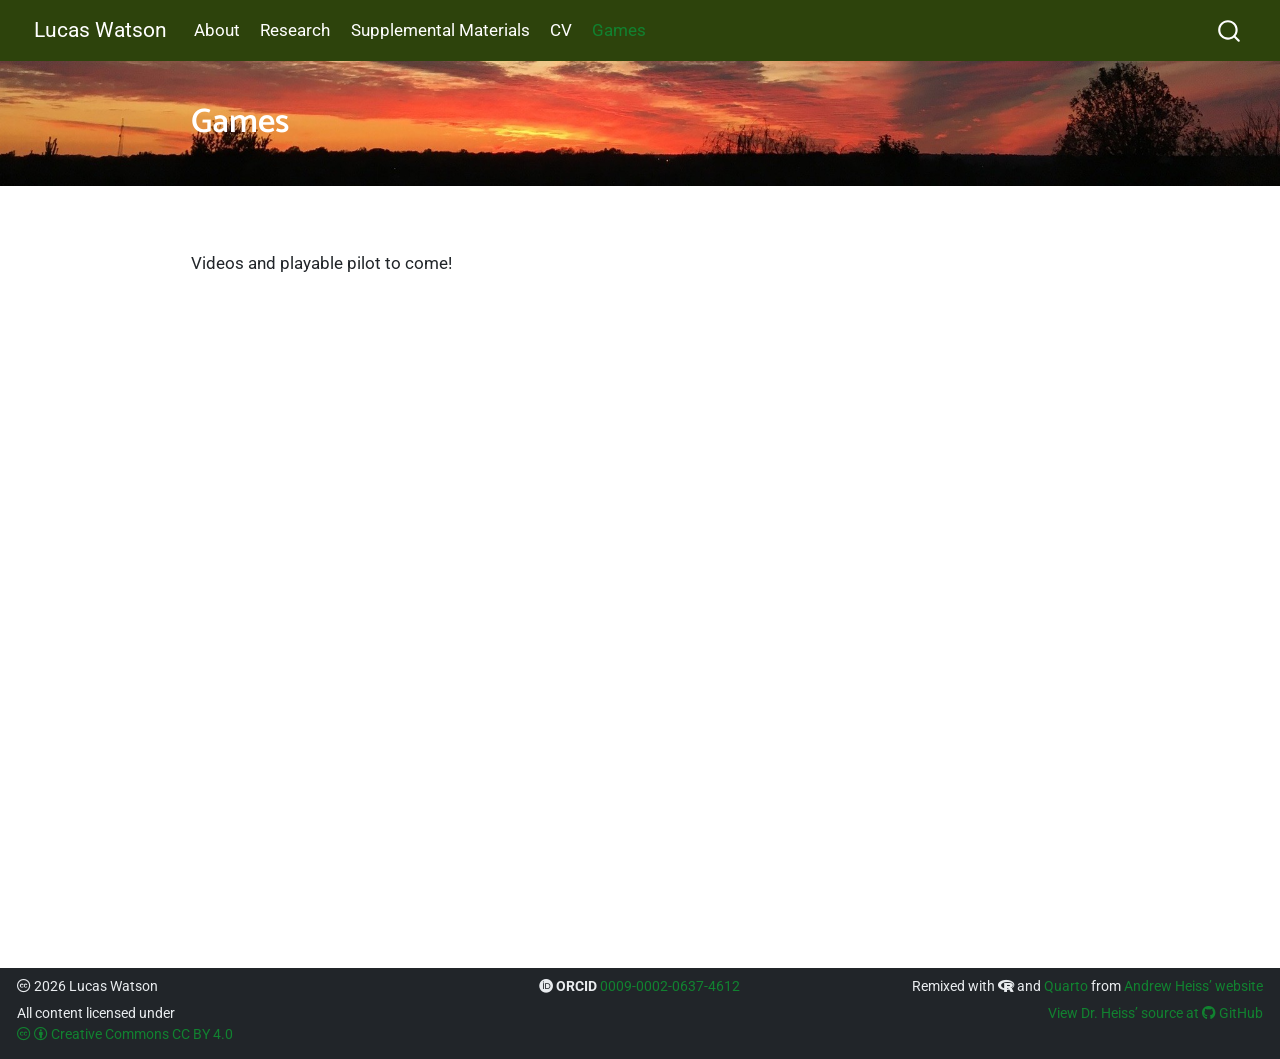
<file: docs/games/index.html>
<!DOCTYPE html>
<html xmlns="http://www.w3.org/1999/xhtml" lang="en" xml:lang="en"><head>

<meta charset="utf-8">
<meta name="generator" content="quarto-1.8.25">

<meta name="viewport" content="width=device-width, initial-scale=1.0, user-scalable=yes">

<meta name="author" content="Lucas Watson">
<meta name="description" content="Lucas Watson’s CV">

<title>Games | Lucas Watson – Lucas Watson</title>
<style>
code{white-space: pre-wrap;}
span.smallcaps{font-variant: small-caps;}
div.columns{display: flex; gap: min(4vw, 1.5em);}
div.column{flex: auto; overflow-x: auto;}
div.hanging-indent{margin-left: 1.5em; text-indent: -1.5em;}
ul.task-list{list-style: none;}
ul.task-list li input[type="checkbox"] {
  width: 0.8em;
  margin: 0 0.8em 0.2em -1em; /* quarto-specific, see https://github.com/quarto-dev/quarto-cli/issues/4556 */ 
  vertical-align: middle;
}
</style>


<script src="../site_libs/quarto-nav/quarto-nav.js"></script>
<script src="../site_libs/clipboard/clipboard.min.js"></script>
<script src="../site_libs/quarto-search/autocomplete.umd.js"></script>
<script src="../site_libs/quarto-search/fuse.min.js"></script>
<script src="../site_libs/quarto-search/quarto-search.js"></script>
<meta name="quarto:offset" content="../">
<script src="../site_libs/quarto-html/quarto.js" type="module"></script>
<script src="../site_libs/quarto-html/tabsets/tabsets.js" type="module"></script>
<script src="../site_libs/quarto-html/axe/axe-check.js" type="module"></script>
<script src="../site_libs/quarto-html/popper.min.js"></script>
<script src="../site_libs/quarto-html/tippy.umd.min.js"></script>
<script src="../site_libs/quarto-html/anchor.min.js"></script>
<link href="../site_libs/quarto-html/tippy.css" rel="stylesheet">
<link href="../site_libs/quarto-html/quarto-syntax-highlighting-4c7b890cc350be7067044af900615741.css" rel="stylesheet" id="quarto-text-highlighting-styles">
<script src="../site_libs/bootstrap/bootstrap.min.js"></script>
<link href="../site_libs/bootstrap/bootstrap-icons.css" rel="stylesheet">
<link href="../site_libs/bootstrap/bootstrap-3420f552d56ea2f4f9036a4050d7e291.min.css" rel="stylesheet" append-hash="true" id="quarto-bootstrap" data-mode="light">
<link href="../site_libs/quarto-contrib/fontawesome6-0.1.0/all.css" rel="stylesheet">
<link href="../site_libs/quarto-contrib/fontawesome6-0.1.0/latex-fontsize.css" rel="stylesheet">
<script src="../site_libs/quarto-contrib/iconify-2.0.0/iconify-icon.min.js"></script>
<script id="quarto-search-options" type="application/json">{
  "location": "navbar",
  "copy-button": false,
  "collapse-after": 3,
  "panel-placement": "end",
  "type": "overlay",
  "limit": 50,
  "keyboard-shortcut": [
    "f",
    "/",
    "s"
  ],
  "show-item-context": false,
  "language": {
    "search-no-results-text": "No results",
    "search-matching-documents-text": "matching documents",
    "search-copy-link-title": "Copy link to search",
    "search-hide-matches-text": "Hide additional matches",
    "search-more-match-text": "more match in this document",
    "search-more-matches-text": "more matches in this document",
    "search-clear-button-title": "Clear",
    "search-text-placeholder": "",
    "search-detached-cancel-button-title": "Cancel",
    "search-submit-button-title": "Submit",
    "search-label": "Search"
  }
}</script>
<style>

      .quarto-title-block .quarto-title-banner {
        background: #363b45;
      }
</style>


</head>

<body class="nav-fixed fullcontent quarto-light">

<div id="quarto-search-results"></div>
  <header id="quarto-header" class="headroom fixed-top quarto-banner">
    <nav class="navbar navbar-expand-lg " data-bs-theme="dark">
      <div class="navbar-container container-fluid">
      <div class="navbar-brand-container mx-auto">
    <a href="../index.html" class="navbar-brand navbar-brand-logo">
    </a>
    <a class="navbar-brand" href="../index.html">
    <span class="navbar-title">Lucas Watson</span>
    </a>
  </div>
            <div id="quarto-search" class="" title="Search"></div>
          <button class="navbar-toggler" type="button" data-bs-toggle="collapse" data-bs-target="#navbarCollapse" aria-controls="navbarCollapse" role="menu" aria-expanded="false" aria-label="Toggle navigation" onclick="if (window.quartoToggleHeadroom) { window.quartoToggleHeadroom(); }">
  <span class="navbar-toggler-icon"></span>
</button>
          <div class="collapse navbar-collapse" id="navbarCollapse">
            <ul class="navbar-nav navbar-nav-scroll me-auto">
  <li class="nav-item">
    <a class="nav-link" href="../index.html"> 
<span class="menu-text">About</span></a>
  </li>  
  <li class="nav-item">
    <a class="nav-link" href="../research/index.html"> 
<span class="menu-text">Research</span></a>
  </li>  
  <li class="nav-item">
    <a class="nav-link" href="../supp_materials/index.html"> 
<span class="menu-text">Supplemental Materials</span></a>
  </li>  
  <li class="nav-item">
    <a class="nav-link" href="../cv/index.html"> 
<span class="menu-text">CV</span></a>
  </li>  
  <li class="nav-item">
    <a class="nav-link active" href="../games/index.html" aria-current="page"> 
<span class="menu-text">Games</span></a>
  </li>  
</ul>
            <ul class="navbar-nav navbar-nav-scroll ms-auto">
  <li class="nav-item">
    <a class="nav-link" href="mailto:lcwatson@ksu.edu"> 
<span class="menu-text"><iconify-icon inline="" icon="bi:envelope" style="font-size: 1.1em;" aria-label="Icon envelope from bi Iconify.design set." title="E-mail"></iconify-icon></span></a>
  </li>  
  <li class="nav-item">
    <a class="nav-link" href="https://github.com/lcwat" rel="me"> 
<span class="menu-text"><iconify-icon inline="" icon="bi:github" style="font-size: 1.1em;" aria-label="Icon github from bi Iconify.design set." title="GitHub"></iconify-icon></span></a>
  </li>  
</ul>
          </div> <!-- /navcollapse -->
            <div class="quarto-navbar-tools">
</div>
      </div> <!-- /container-fluid -->
    </nav>
</header>
<!-- content -->
<header id="title-block-header" class="quarto-title-block default page-columns page-full">
  <div class="quarto-title-banner page-columns page-full">
    <div class="quarto-title column-body">
      <h1 class="title">Games</h1>
                      </div>
  </div>
    
  
  <div class="quarto-title-meta">

      
    
      
    </div>
    
  
  </header><div id="quarto-content" class="quarto-container page-columns page-rows-contents page-layout-article page-navbar">
<!-- sidebar -->
<!-- margin-sidebar -->
    
<!-- main -->
<main class="content quarto-banner-title-block" id="quarto-document-content">





<p>Videos and playable pilot to come!</p>



</main> <!-- /main -->
<script id="quarto-html-after-body" type="application/javascript">
  window.document.addEventListener("DOMContentLoaded", function (event) {
    const icon = "";
    const anchorJS = new window.AnchorJS();
    anchorJS.options = {
      placement: 'right',
      icon: icon
    };
    anchorJS.add('.anchored');
    const isCodeAnnotation = (el) => {
      for (const clz of el.classList) {
        if (clz.startsWith('code-annotation-')) {                     
          return true;
        }
      }
      return false;
    }
    const onCopySuccess = function(e) {
      // button target
      const button = e.trigger;
      // don't keep focus
      button.blur();
      // flash "checked"
      button.classList.add('code-copy-button-checked');
      var currentTitle = button.getAttribute("title");
      button.setAttribute("title", "Copied!");
      let tooltip;
      if (window.bootstrap) {
        button.setAttribute("data-bs-toggle", "tooltip");
        button.setAttribute("data-bs-placement", "left");
        button.setAttribute("data-bs-title", "Copied!");
        tooltip = new bootstrap.Tooltip(button, 
          { trigger: "manual", 
            customClass: "code-copy-button-tooltip",
            offset: [0, -8]});
        tooltip.show();    
      }
      setTimeout(function() {
        if (tooltip) {
          tooltip.hide();
          button.removeAttribute("data-bs-title");
          button.removeAttribute("data-bs-toggle");
          button.removeAttribute("data-bs-placement");
        }
        button.setAttribute("title", currentTitle);
        button.classList.remove('code-copy-button-checked');
      }, 1000);
      // clear code selection
      e.clearSelection();
    }
    const getTextToCopy = function(trigger) {
      const outerScaffold = trigger.parentElement.cloneNode(true);
      const codeEl = outerScaffold.querySelector('code');
      for (const childEl of codeEl.children) {
        if (isCodeAnnotation(childEl)) {
          childEl.remove();
        }
      }
      return codeEl.innerText;
    }
    const clipboard = new window.ClipboardJS('.code-copy-button:not([data-in-quarto-modal])', {
      text: getTextToCopy
    });
    clipboard.on('success', onCopySuccess);
    if (window.document.getElementById('quarto-embedded-source-code-modal')) {
      const clipboardModal = new window.ClipboardJS('.code-copy-button[data-in-quarto-modal]', {
        text: getTextToCopy,
        container: window.document.getElementById('quarto-embedded-source-code-modal')
      });
      clipboardModal.on('success', onCopySuccess);
    }
      var localhostRegex = new RegExp(/^(?:http|https):\/\/localhost\:?[0-9]*\//);
      var mailtoRegex = new RegExp(/^mailto:/);
        var filterRegex = new RegExp('/' + window.location.host + '/');
      var isInternal = (href) => {
          return filterRegex.test(href) || localhostRegex.test(href) || mailtoRegex.test(href);
      }
      // Inspect non-navigation links and adorn them if external
     var links = window.document.querySelectorAll('a[href]:not(.nav-link):not(.navbar-brand):not(.toc-action):not(.sidebar-link):not(.sidebar-item-toggle):not(.pagination-link):not(.no-external):not([aria-hidden]):not(.dropdown-item):not(.quarto-navigation-tool):not(.about-link)');
      for (var i=0; i<links.length; i++) {
        const link = links[i];
        if (!isInternal(link.href)) {
          // undo the damage that might have been done by quarto-nav.js in the case of
          // links that we want to consider external
          if (link.dataset.originalHref !== undefined) {
            link.href = link.dataset.originalHref;
          }
        }
      }
    function tippyHover(el, contentFn, onTriggerFn, onUntriggerFn) {
      const config = {
        allowHTML: true,
        maxWidth: 500,
        delay: 100,
        arrow: false,
        appendTo: function(el) {
            return el.parentElement;
        },
        interactive: true,
        interactiveBorder: 10,
        theme: 'quarto',
        placement: 'bottom-start',
      };
      if (contentFn) {
        config.content = contentFn;
      }
      if (onTriggerFn) {
        config.onTrigger = onTriggerFn;
      }
      if (onUntriggerFn) {
        config.onUntrigger = onUntriggerFn;
      }
      window.tippy(el, config); 
    }
    const noterefs = window.document.querySelectorAll('a[role="doc-noteref"]');
    for (var i=0; i<noterefs.length; i++) {
      const ref = noterefs[i];
      tippyHover(ref, function() {
        // use id or data attribute instead here
        let href = ref.getAttribute('data-footnote-href') || ref.getAttribute('href');
        try { href = new URL(href).hash; } catch {}
        const id = href.replace(/^#\/?/, "");
        const note = window.document.getElementById(id);
        if (note) {
          return note.innerHTML;
        } else {
          return "";
        }
      });
    }
    const xrefs = window.document.querySelectorAll('a.quarto-xref');
    const processXRef = (id, note) => {
      // Strip column container classes
      const stripColumnClz = (el) => {
        el.classList.remove("page-full", "page-columns");
        if (el.children) {
          for (const child of el.children) {
            stripColumnClz(child);
          }
        }
      }
      stripColumnClz(note)
      if (id === null || id.startsWith('sec-')) {
        // Special case sections, only their first couple elements
        const container = document.createElement("div");
        if (note.children && note.children.length > 2) {
          container.appendChild(note.children[0].cloneNode(true));
          for (let i = 1; i < note.children.length; i++) {
            const child = note.children[i];
            if (child.tagName === "P" && child.innerText === "") {
              continue;
            } else {
              container.appendChild(child.cloneNode(true));
              break;
            }
          }
          if (window.Quarto?.typesetMath) {
            window.Quarto.typesetMath(container);
          }
          return container.innerHTML
        } else {
          if (window.Quarto?.typesetMath) {
            window.Quarto.typesetMath(note);
          }
          return note.innerHTML;
        }
      } else {
        // Remove any anchor links if they are present
        const anchorLink = note.querySelector('a.anchorjs-link');
        if (anchorLink) {
          anchorLink.remove();
        }
        if (window.Quarto?.typesetMath) {
          window.Quarto.typesetMath(note);
        }
        if (note.classList.contains("callout")) {
          return note.outerHTML;
        } else {
          return note.innerHTML;
        }
      }
    }
    for (var i=0; i<xrefs.length; i++) {
      const xref = xrefs[i];
      tippyHover(xref, undefined, function(instance) {
        instance.disable();
        let url = xref.getAttribute('href');
        let hash = undefined; 
        if (url.startsWith('#')) {
          hash = url;
        } else {
          try { hash = new URL(url).hash; } catch {}
        }
        if (hash) {
          const id = hash.replace(/^#\/?/, "");
          const note = window.document.getElementById(id);
          if (note !== null) {
            try {
              const html = processXRef(id, note.cloneNode(true));
              instance.setContent(html);
            } finally {
              instance.enable();
              instance.show();
            }
          } else {
            // See if we can fetch this
            fetch(url.split('#')[0])
            .then(res => res.text())
            .then(html => {
              const parser = new DOMParser();
              const htmlDoc = parser.parseFromString(html, "text/html");
              const note = htmlDoc.getElementById(id);
              if (note !== null) {
                const html = processXRef(id, note);
                instance.setContent(html);
              } 
            }).finally(() => {
              instance.enable();
              instance.show();
            });
          }
        } else {
          // See if we can fetch a full url (with no hash to target)
          // This is a special case and we should probably do some content thinning / targeting
          fetch(url)
          .then(res => res.text())
          .then(html => {
            const parser = new DOMParser();
            const htmlDoc = parser.parseFromString(html, "text/html");
            const note = htmlDoc.querySelector('main.content');
            if (note !== null) {
              // This should only happen for chapter cross references
              // (since there is no id in the URL)
              // remove the first header
              if (note.children.length > 0 && note.children[0].tagName === "HEADER") {
                note.children[0].remove();
              }
              const html = processXRef(null, note);
              instance.setContent(html);
            } 
          }).finally(() => {
            instance.enable();
            instance.show();
          });
        }
      }, function(instance) {
      });
    }
        let selectedAnnoteEl;
        const selectorForAnnotation = ( cell, annotation) => {
          let cellAttr = 'data-code-cell="' + cell + '"';
          let lineAttr = 'data-code-annotation="' +  annotation + '"';
          const selector = 'span[' + cellAttr + '][' + lineAttr + ']';
          return selector;
        }
        const selectCodeLines = (annoteEl) => {
          const doc = window.document;
          const targetCell = annoteEl.getAttribute("data-target-cell");
          const targetAnnotation = annoteEl.getAttribute("data-target-annotation");
          const annoteSpan = window.document.querySelector(selectorForAnnotation(targetCell, targetAnnotation));
          const lines = annoteSpan.getAttribute("data-code-lines").split(",");
          const lineIds = lines.map((line) => {
            return targetCell + "-" + line;
          })
          let top = null;
          let height = null;
          let parent = null;
          if (lineIds.length > 0) {
              //compute the position of the single el (top and bottom and make a div)
              const el = window.document.getElementById(lineIds[0]);
              top = el.offsetTop;
              height = el.offsetHeight;
              parent = el.parentElement.parentElement;
            if (lineIds.length > 1) {
              const lastEl = window.document.getElementById(lineIds[lineIds.length - 1]);
              const bottom = lastEl.offsetTop + lastEl.offsetHeight;
              height = bottom - top;
            }
            if (top !== null && height !== null && parent !== null) {
              // cook up a div (if necessary) and position it 
              let div = window.document.getElementById("code-annotation-line-highlight");
              if (div === null) {
                div = window.document.createElement("div");
                div.setAttribute("id", "code-annotation-line-highlight");
                div.style.position = 'absolute';
                parent.appendChild(div);
              }
              div.style.top = top - 2 + "px";
              div.style.height = height + 4 + "px";
              div.style.left = 0;
              let gutterDiv = window.document.getElementById("code-annotation-line-highlight-gutter");
              if (gutterDiv === null) {
                gutterDiv = window.document.createElement("div");
                gutterDiv.setAttribute("id", "code-annotation-line-highlight-gutter");
                gutterDiv.style.position = 'absolute';
                const codeCell = window.document.getElementById(targetCell);
                const gutter = codeCell.querySelector('.code-annotation-gutter');
                gutter.appendChild(gutterDiv);
              }
              gutterDiv.style.top = top - 2 + "px";
              gutterDiv.style.height = height + 4 + "px";
            }
            selectedAnnoteEl = annoteEl;
          }
        };
        const unselectCodeLines = () => {
          const elementsIds = ["code-annotation-line-highlight", "code-annotation-line-highlight-gutter"];
          elementsIds.forEach((elId) => {
            const div = window.document.getElementById(elId);
            if (div) {
              div.remove();
            }
          });
          selectedAnnoteEl = undefined;
        };
          // Handle positioning of the toggle
      window.addEventListener(
        "resize",
        throttle(() => {
          elRect = undefined;
          if (selectedAnnoteEl) {
            selectCodeLines(selectedAnnoteEl);
          }
        }, 10)
      );
      function throttle(fn, ms) {
      let throttle = false;
      let timer;
        return (...args) => {
          if(!throttle) { // first call gets through
              fn.apply(this, args);
              throttle = true;
          } else { // all the others get throttled
              if(timer) clearTimeout(timer); // cancel #2
              timer = setTimeout(() => {
                fn.apply(this, args);
                timer = throttle = false;
              }, ms);
          }
        };
      }
        // Attach click handler to the DT
        const annoteDls = window.document.querySelectorAll('dt[data-target-cell]');
        for (const annoteDlNode of annoteDls) {
          annoteDlNode.addEventListener('click', (event) => {
            const clickedEl = event.target;
            if (clickedEl !== selectedAnnoteEl) {
              unselectCodeLines();
              const activeEl = window.document.querySelector('dt[data-target-cell].code-annotation-active');
              if (activeEl) {
                activeEl.classList.remove('code-annotation-active');
              }
              selectCodeLines(clickedEl);
              clickedEl.classList.add('code-annotation-active');
            } else {
              // Unselect the line
              unselectCodeLines();
              clickedEl.classList.remove('code-annotation-active');
            }
          });
        }
    const findCites = (el) => {
      const parentEl = el.parentElement;
      if (parentEl) {
        const cites = parentEl.dataset.cites;
        if (cites) {
          return {
            el,
            cites: cites.split(' ')
          };
        } else {
          return findCites(el.parentElement)
        }
      } else {
        return undefined;
      }
    };
    var bibliorefs = window.document.querySelectorAll('a[role="doc-biblioref"]');
    for (var i=0; i<bibliorefs.length; i++) {
      const ref = bibliorefs[i];
      const citeInfo = findCites(ref);
      if (citeInfo) {
        tippyHover(citeInfo.el, function() {
          var popup = window.document.createElement('div');
          citeInfo.cites.forEach(function(cite) {
            var citeDiv = window.document.createElement('div');
            citeDiv.classList.add('hanging-indent');
            citeDiv.classList.add('csl-entry');
            var biblioDiv = window.document.getElementById('ref-' + cite);
            if (biblioDiv) {
              citeDiv.innerHTML = biblioDiv.innerHTML;
            }
            popup.appendChild(citeDiv);
          });
          return popup.innerHTML;
        });
      }
    }
  });
  </script>
</div> <!-- /content -->
<footer class="footer">
  <div class="nav-footer">
    <div class="nav-footer-left">
<p><span class="faux-block"><i class="fa-brands fa-creative-commons" aria-label="creative-commons"></i> 2026 Lucas Watson</span> <span class="faux-block">All content licensed under<br><a href="https://creativecommons.org/licenses/by/4.0/"><i class="fa-brands fa-creative-commons" aria-label="creative-commons"></i> <i class="fa-brands fa-creative-commons-by" aria-label="creative-commons-by"></i> Creative Commons CC BY 4.0</a></span></p>
</div>   
    <div class="nav-footer-center">
<p><span class="faux-block"><i class="fa-brands fa-orcid" aria-label="orcid"></i> <strong>ORCID</strong> <a href="https://orcid.org/0009-0002-0637-4612">0009-0002-0637-4612</a></span></p>
</div>
    <div class="nav-footer-right">
<p><span class="faux-block">Remixed with <i class="fa-brands fa-r-project" aria-label="r-project"></i> and <a href="https://quarto.org/">Quarto</a> from <a href="https://www.andrewheiss.com/">Andrew Heiss’ website</a></span> <span class="faux-block"><a href="https://github.com/andrewheiss/ath-quarto">View Dr.&nbsp;Heiss’ source at <i class="fa-brands fa-github" aria-label="github"></i> GitHub</a></span></p>
</div>
  </div>
</footer>




</body></html>
</file>
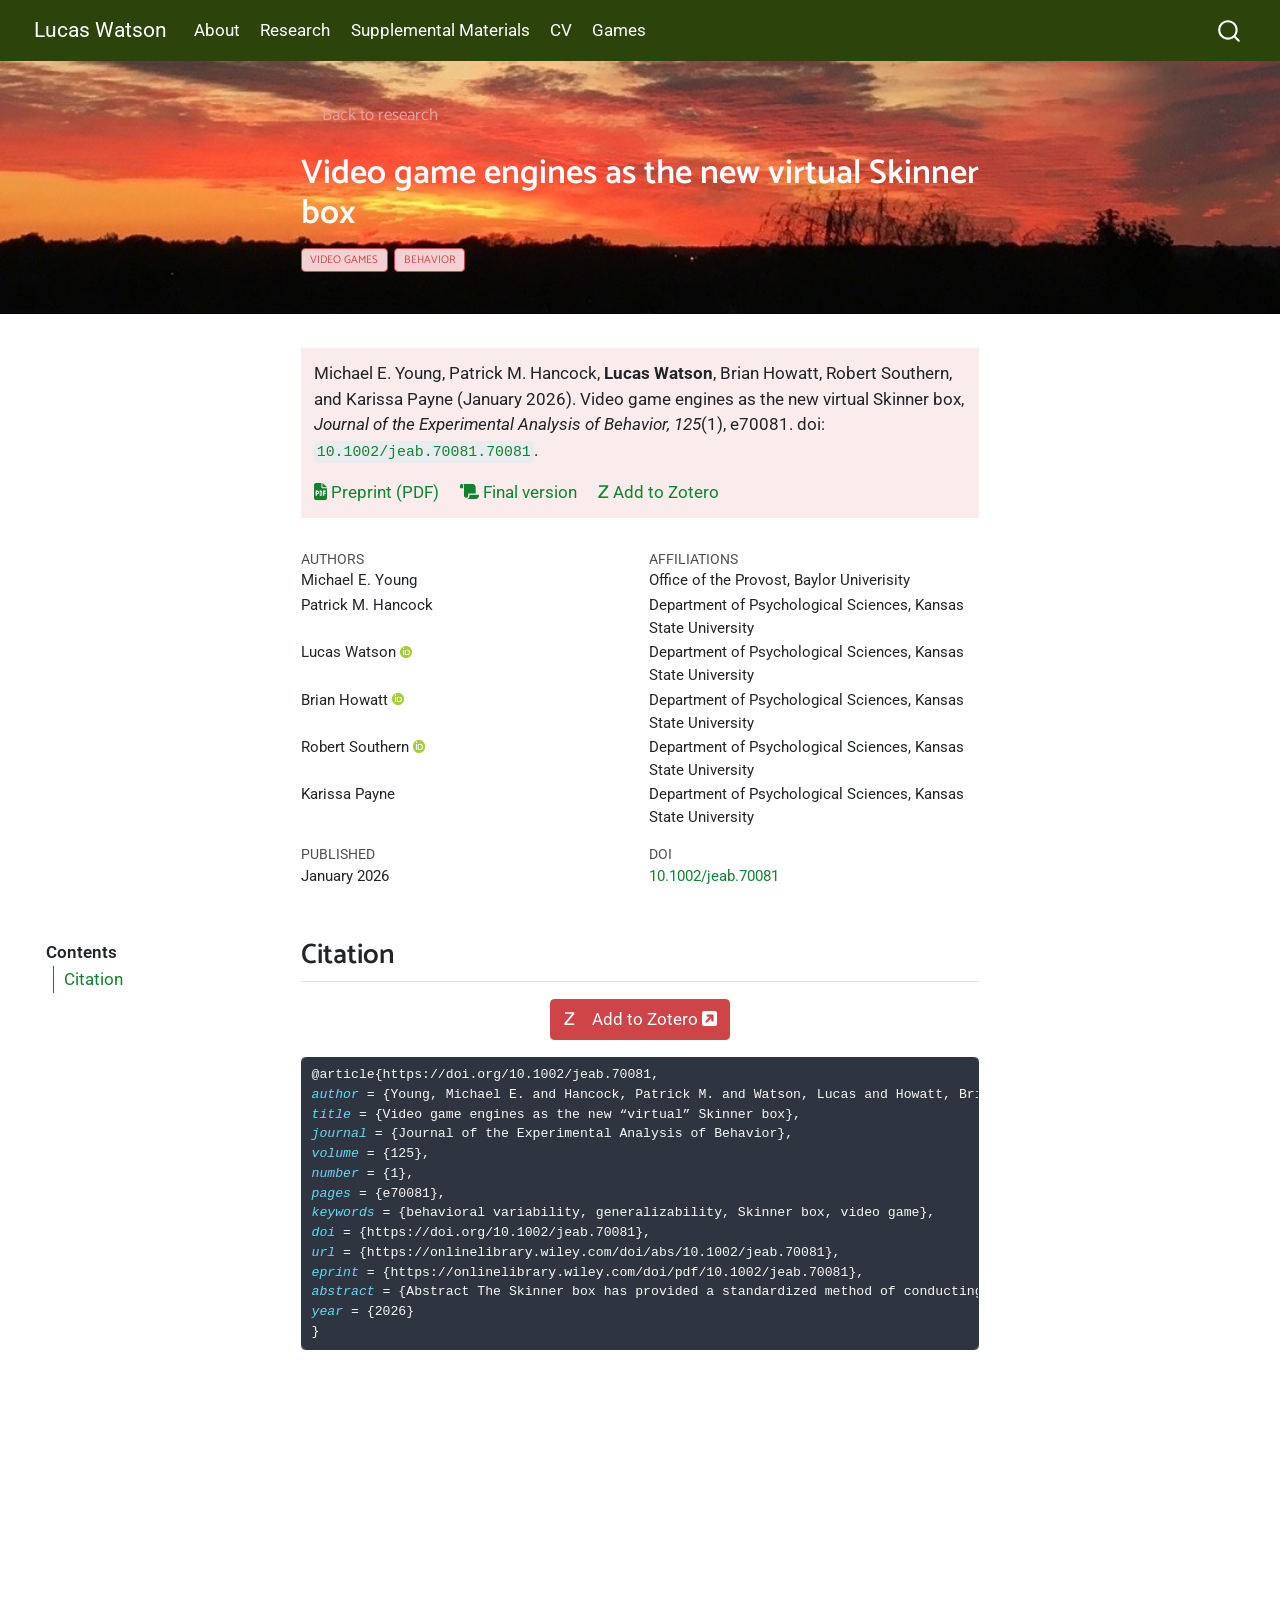
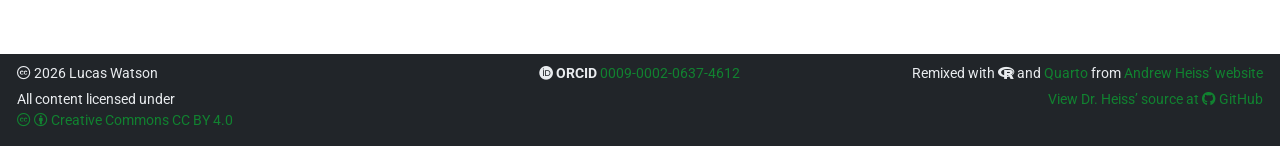
<file: docs/research/reviews/game_skinner_box/index.html>
<!DOCTYPE html>
<html xmlns="http://www.w3.org/1999/xhtml" lang="en" xml:lang="en"><head>

<meta charset="utf-8">
<meta name="generator" content="quarto-1.8.25">

<meta name="viewport" content="width=device-width, initial-scale=1.0, user-scalable=yes">

<meta name="author" content="Lucas Watson">

<title>Video game engines as the new virtual Skinner box | Lucas Watson – Lucas Watson</title>
<style>
code{white-space: pre-wrap;}
span.smallcaps{font-variant: small-caps;}
div.columns{display: flex; gap: min(4vw, 1.5em);}
div.column{flex: auto; overflow-x: auto;}
div.hanging-indent{margin-left: 1.5em; text-indent: -1.5em;}
ul.task-list{list-style: none;}
ul.task-list li input[type="checkbox"] {
  width: 0.8em;
  margin: 0 0.8em 0.2em -1em; /* quarto-specific, see https://github.com/quarto-dev/quarto-cli/issues/4556 */ 
  vertical-align: middle;
}
/* CSS for syntax highlighting */
html { -webkit-text-size-adjust: 100%; }
pre > code.sourceCode { white-space: pre; position: relative; }
pre > code.sourceCode > span { display: inline-block; line-height: 1.25; }
pre > code.sourceCode > span:empty { height: 1.2em; }
.sourceCode { overflow: visible; }
code.sourceCode > span { color: inherit; text-decoration: inherit; }
div.sourceCode { margin: 1em 0; }
pre.sourceCode { margin: 0; }
@media screen {
div.sourceCode { overflow: auto; }
}
@media print {
pre > code.sourceCode { white-space: pre-wrap; }
pre > code.sourceCode > span { text-indent: -5em; padding-left: 5em; }
}
pre.numberSource code
  { counter-reset: source-line 0; }
pre.numberSource code > span
  { position: relative; left: -4em; counter-increment: source-line; }
pre.numberSource code > span > a:first-child::before
  { content: counter(source-line);
    position: relative; left: -1em; text-align: right; vertical-align: baseline;
    border: none; display: inline-block;
    -webkit-touch-callout: none; -webkit-user-select: none;
    -khtml-user-select: none; -moz-user-select: none;
    -ms-user-select: none; user-select: none;
    padding: 0 4px; width: 4em;
  }
pre.numberSource { margin-left: 3em;  padding-left: 4px; }
div.sourceCode
  {   }
@media screen {
pre > code.sourceCode > span > a:first-child::before { text-decoration: underline; }
}
</style>


<script src="../../../site_libs/quarto-nav/quarto-nav.js"></script>
<script src="../../../site_libs/clipboard/clipboard.min.js"></script>
<script src="../../../site_libs/quarto-search/autocomplete.umd.js"></script>
<script src="../../../site_libs/quarto-search/fuse.min.js"></script>
<script src="../../../site_libs/quarto-search/quarto-search.js"></script>
<meta name="quarto:offset" content="../../../">
<script src="../../../site_libs/quarto-html/quarto.js" type="module"></script>
<script src="../../../site_libs/quarto-html/tabsets/tabsets.js" type="module"></script>
<script src="../../../site_libs/quarto-html/axe/axe-check.js" type="module"></script>
<script src="../../../site_libs/quarto-html/popper.min.js"></script>
<script src="../../../site_libs/quarto-html/tippy.umd.min.js"></script>
<script src="../../../site_libs/quarto-html/anchor.min.js"></script>
<link href="../../../site_libs/quarto-html/tippy.css" rel="stylesheet">
<link href="../../../site_libs/quarto-html/quarto-syntax-highlighting-4c7b890cc350be7067044af900615741.css" rel="stylesheet" id="quarto-text-highlighting-styles">
<script src="../../../site_libs/bootstrap/bootstrap.min.js"></script>
<link href="../../../site_libs/bootstrap/bootstrap-icons.css" rel="stylesheet">
<link href="../../../site_libs/bootstrap/bootstrap-3420f552d56ea2f4f9036a4050d7e291.min.css" rel="stylesheet" append-hash="true" id="quarto-bootstrap" data-mode="light">
<link href="../../../site_libs/quarto-contrib/fontawesome6-0.1.0/all.css" rel="stylesheet">
<link href="../../../site_libs/quarto-contrib/fontawesome6-0.1.0/latex-fontsize.css" rel="stylesheet">
<link href="../../../site_libs/quarto-contrib/academicons-1.9.2/all.css" rel="stylesheet">
<link href="../../../site_libs/quarto-contrib/academicons-1.9.2/size.css" rel="stylesheet">
<script src="../../../site_libs/quarto-contrib/iconify-2.0.0/iconify-icon.min.js"></script>
<script id="quarto-search-options" type="application/json">{
  "location": "navbar",
  "copy-button": false,
  "collapse-after": 3,
  "panel-placement": "end",
  "type": "overlay",
  "limit": 50,
  "keyboard-shortcut": [
    "f",
    "/",
    "s"
  ],
  "show-item-context": false,
  "language": {
    "search-no-results-text": "No results",
    "search-matching-documents-text": "matching documents",
    "search-copy-link-title": "Copy link to search",
    "search-hide-matches-text": "Hide additional matches",
    "search-more-match-text": "more match in this document",
    "search-more-matches-text": "more matches in this document",
    "search-clear-button-title": "Clear",
    "search-text-placeholder": "",
    "search-detached-cancel-button-title": "Cancel",
    "search-submit-button-title": "Submit",
    "search-label": "Search"
  }
}</script>
<style>

      .quarto-title-block .quarto-title-banner {
        background: #CF4446;
      }
</style>


</head>

<body class="floating nav-fixed quarto-light">

<div id="quarto-search-results"></div>
  <header id="quarto-header" class="headroom fixed-top quarto-banner">
    <nav class="navbar navbar-expand-lg " data-bs-theme="dark">
      <div class="navbar-container container-fluid">
      <div class="navbar-brand-container mx-auto">
    <a href="../../../index.html" class="navbar-brand navbar-brand-logo">
    </a>
    <a class="navbar-brand" href="../../../index.html">
    <span class="navbar-title">Lucas Watson</span>
    </a>
  </div>
            <div id="quarto-search" class="" title="Search"></div>
          <button class="navbar-toggler" type="button" data-bs-toggle="collapse" data-bs-target="#navbarCollapse" aria-controls="navbarCollapse" role="menu" aria-expanded="false" aria-label="Toggle navigation" onclick="if (window.quartoToggleHeadroom) { window.quartoToggleHeadroom(); }">
  <span class="navbar-toggler-icon"></span>
</button>
          <div class="collapse navbar-collapse" id="navbarCollapse">
            <ul class="navbar-nav navbar-nav-scroll me-auto">
  <li class="nav-item">
    <a class="nav-link" href="../../../index.html"> 
<span class="menu-text">About</span></a>
  </li>  
  <li class="nav-item">
    <a class="nav-link" href="../../../research/index.html"> 
<span class="menu-text">Research</span></a>
  </li>  
  <li class="nav-item">
    <a class="nav-link" href="../../../supp_materials/index.html"> 
<span class="menu-text">Supplemental Materials</span></a>
  </li>  
  <li class="nav-item">
    <a class="nav-link" href="../../../cv/index.html"> 
<span class="menu-text">CV</span></a>
  </li>  
  <li class="nav-item">
    <a class="nav-link" href="../../../games/index.html"> 
<span class="menu-text">Games</span></a>
  </li>  
</ul>
            <ul class="navbar-nav navbar-nav-scroll ms-auto">
  <li class="nav-item">
    <a class="nav-link" href="mailto:lcwatson@ksu.edu"> 
<span class="menu-text"><iconify-icon inline="" icon="bi:envelope" style="font-size: 1.1em;" aria-label="Icon envelope from bi Iconify.design set." title="E-mail"></iconify-icon></span></a>
  </li>  
  <li class="nav-item">
    <a class="nav-link" href="https://github.com/lcwat" rel="me"> 
<span class="menu-text"><iconify-icon inline="" icon="bi:github" style="font-size: 1.1em;" aria-label="Icon github from bi Iconify.design set." title="GitHub"></iconify-icon></span></a>
  </li>  
</ul>
          </div> <!-- /navcollapse -->
            <div class="quarto-navbar-tools">
</div>
      </div> <!-- /container-fluid -->
    </nav>
</header>
<!-- content -->
<header id="title-block-header" class="quarto-title-block research default toc-left page-columns page-full">
    <div class="quarto-title-banner page-columns page-full">
                <div class="back-nav"><a href="../../../research/">← Back to research</a></div>
                <div class="quarto-title column-body">
            <h1 class="title">Video game engines as the new virtual Skinner box</h1>

            
            
            
                                    <div class="quarto-categories">
                                <div class="quarto-category">Video games</div>
                                <div class="quarto-category">Behavior</div>
                            </div>
                                </div>
    </div>
    
        <div class="project-details">
        <div class="publication-content">
            <p>Michael E. Young, Patrick M. Hancock, <strong>Lucas Watson</strong>, Brian Howatt, Robert Southern, and Karissa Payne (January 2026). Video game engines as the new virtual Skinner box, <em>Journal of the Experimental Analysis of Behavior, 125</em>(1), e70081. doi: <a href="https://doi.org/10.1002/jeab.70081" target="_blank" rel="noopener noreferrer"><code>10.1002/jeab.70081.70081</code></a>.</p>
        </div>
                <ul class="project-links">
                        <li class="project-link">
                <a href="young_et_al_2026_skinner_box.pdf"><i class="fa-solid fa-file-pdf"></i> Preprint (PDF)</a>
            </li>
                        <li class="project-link">
                <a href="https://doi.org/10.1002/jeab.70081"><i class="fa-solid fa-scroll"></i> Final version</a>
            </li>
                        <li class="project-link">
                <a href="https://www.zotero.org/save?type=doi&amp;q=10.1002/jeab.70081"><i class="ai ai-zotero"></i> Add to Zotero</a>
            </li>
                    </ul>
            </div>

    
    <div class="quarto-title-meta-author">
      <div class="quarto-title-meta-heading">Authors</div>
      <div class="quarto-title-meta-heading">Affiliations</div>
      
        <div class="quarto-title-meta-contents">
        <p class="author">Michael E. Young </p>
      </div>
      <div class="quarto-title-meta-contents">
            <p class="affiliation">
                Office of the Provost, Baylor Univerisity
              </p>
          </div>
        <div class="quarto-title-meta-contents">
        <p class="author">Patrick M. Hancock </p>
      </div>
      <div class="quarto-title-meta-contents">
            <p class="affiliation">
                Department of Psychological Sciences, Kansas State University
              </p>
          </div>
        <div class="quarto-title-meta-contents">
        <p class="author">Lucas Watson <a href="https://orcid.org/0009-0002-0637-4612" class="quarto-title-author-orcid"> <img src="[data-uri]"></a></p>
      </div>
      <div class="quarto-title-meta-contents">
            <p class="affiliation">
                Department of Psychological Sciences, Kansas State University
              </p>
          </div>
        <div class="quarto-title-meta-contents">
        <p class="author">Brian Howatt <a href="https://orcid.org/0000-0001-9195-4712" class="quarto-title-author-orcid"> <img src="[data-uri]"></a></p>
      </div>
      <div class="quarto-title-meta-contents">
            <p class="affiliation">
                Department of Psychological Sciences, Kansas State University
              </p>
          </div>
        <div class="quarto-title-meta-contents">
        <p class="author">Robert Southern <a href="https://orcid.org/0009-0000-9903-5729" class="quarto-title-author-orcid"> <img src="[data-uri]"></a></p>
      </div>
      <div class="quarto-title-meta-contents">
            <p class="affiliation">
                Department of Psychological Sciences, Kansas State University
              </p>
          </div>
        <div class="quarto-title-meta-contents">
        <p class="author">Karissa Payne </p>
      </div>
      <div class="quarto-title-meta-contents">
            <p class="affiliation">
                Department of Psychological Sciences, Kansas State University
              </p>
          </div>
      </div>

    <div class="quarto-title-meta">

          
        <div>
        <div class="quarto-title-meta-heading">Published</div>
        <div class="quarto-title-meta-contents">
          <p class="date">January 2026</p>
        </div>
      </div>
      
        
        <div>
        <div class="quarto-title-meta-heading">Doi</div>
        <div class="quarto-title-meta-contents">
          <p class="doi">
            <a href="https://doi.org/10.1002/jeab.70081">10.1002/jeab.70081</a>
          </p>
        </div>
      </div>
      </div>
      

    
</header><div id="quarto-content" class="quarto-container page-columns page-rows-contents page-layout-article page-navbar">
<!-- sidebar -->
  <nav id="quarto-sidebar" class="sidebar collapse collapse-horizontal quarto-sidebar-collapse-item sidebar-navigation floating overflow-auto">
    <nav id="TOC" role="doc-toc" class="toc-active">
    <h2 id="toc-title">Contents</h2>
   
  <ul>
  <li><a href="#citation" id="toc-citation" class="nav-link active" data-scroll-target="#citation">Citation</a></li>
  </ul>
</nav>
</nav>
<div id="quarto-sidebar-glass" class="quarto-sidebar-collapse-item" data-bs-toggle="collapse" data-bs-target=".quarto-sidebar-collapse-item"></div>
<!-- margin-sidebar -->
    <div id="quarto-margin-sidebar" class="sidebar margin-sidebar zindex-bottom">
    </div>
<!-- main -->
<main class="content quarto-banner-title-block" id="quarto-document-content">




<section id="citation" class="level2">
<h2 class="anchored" data-anchor-id="citation">Citation</h2>
<p class="buttons" style="text-align:center;">
<a class="btn btn-danger" target="_blank" href="https://www.zotero.org/save?type=doi&amp;q=10.1002/jeab.70081"><i class="ai  ai-zotero" title="" style="color:"></i> Add to Zotero <i class="fa-solid fa-square-arrow-up-right" aria-label="square-arrow-up-right"></i></a>
</p>
<div class="code-copy-outer-scaffold"><div class="sourceCode" id="cb1"><pre class="sourceCode bibtex code-with-copy"><code class="sourceCode bibtex"><span id="cb1-1"><a href="#cb1-1" aria-hidden="true" tabindex="-1"></a><span class="va">@article</span>{<span class="ot">https:</span>//<span class="ot">doi</span>.<span class="ot">org</span>/<span class="ot">10</span>.<span class="ot">1002</span>/<span class="ot">jeab</span>.<span class="ot">70081</span>,</span>
<span id="cb1-2"><a href="#cb1-2" aria-hidden="true" tabindex="-1"></a><span class="dt">author</span> = {Young, Michael E. and Hancock, Patrick M. and Watson, Lucas and Howatt, Brian and Southern, Robert and Payne, Karissa},</span>
<span id="cb1-3"><a href="#cb1-3" aria-hidden="true" tabindex="-1"></a><span class="dt">title</span> = {Video game engines as the new “virtual” Skinner box},</span>
<span id="cb1-4"><a href="#cb1-4" aria-hidden="true" tabindex="-1"></a><span class="dt">journal</span> = {Journal of the Experimental Analysis of Behavior},</span>
<span id="cb1-5"><a href="#cb1-5" aria-hidden="true" tabindex="-1"></a><span class="dt">volume</span> = {125},</span>
<span id="cb1-6"><a href="#cb1-6" aria-hidden="true" tabindex="-1"></a><span class="dt">number</span> = {1},</span>
<span id="cb1-7"><a href="#cb1-7" aria-hidden="true" tabindex="-1"></a><span class="dt">pages</span> = {e70081},</span>
<span id="cb1-8"><a href="#cb1-8" aria-hidden="true" tabindex="-1"></a><span class="dt">keywords</span> = {behavioral variability, generalizability, Skinner box, video game},</span>
<span id="cb1-9"><a href="#cb1-9" aria-hidden="true" tabindex="-1"></a><span class="dt">doi</span> = {https://doi.org/10.1002/jeab.70081},</span>
<span id="cb1-10"><a href="#cb1-10" aria-hidden="true" tabindex="-1"></a><span class="dt">url</span> = {https://onlinelibrary.wiley.com/doi/abs/10.1002/jeab.70081},</span>
<span id="cb1-11"><a href="#cb1-11" aria-hidden="true" tabindex="-1"></a><span class="dt">eprint</span> = {https://onlinelibrary.wiley.com/doi/pdf/10.1002/jeab.70081},</span>
<span id="cb1-12"><a href="#cb1-12" aria-hidden="true" tabindex="-1"></a><span class="dt">abstract</span> = {Abstract The Skinner box has provided a standardized method of conducting experiments on operant behavior throughout the history of behavior analysis. As technology has advanced, these operant chambers have become increasingly complex to allow for the study of new stimuli, behavior, and outcomes. The present article takes this variability one step further by advocating for the use of video game engines in the study of operant behavior in humans. Game engines provide high levels of flexibility, control, and realism as well as continuous behavioral tracking, dynamic stimulus presentation, and complex reinforcement schedules that greatly expand the range of research questions that can be addressed. Importantly, the potential for increasing stimulus, response, and outcome variability provides the basis for assessing and maximizing the generalizability of operant and related principles. This article illustrates the use of video game engines to study causal inference, delay discounting, loot boxes, foraging, and multiplayer dynamics. Adopting game engines in behavioral research not only expands the scope of behavior analysis but also increases its relevance to real-world behavior, offering a promising path forward for innovation.},</span>
<span id="cb1-13"><a href="#cb1-13" aria-hidden="true" tabindex="-1"></a><span class="dt">year</span> = {2026}</span>
<span id="cb1-14"><a href="#cb1-14" aria-hidden="true" tabindex="-1"></a>}</span></code></pre></div><button title="Copy to Clipboard" class="code-copy-button"><i class="bi"></i></button></div>


</section>

</main> <!-- /main -->
<script id="quarto-html-after-body" type="application/javascript">
  window.document.addEventListener("DOMContentLoaded", function (event) {
    const icon = "";
    const anchorJS = new window.AnchorJS();
    anchorJS.options = {
      placement: 'right',
      icon: icon
    };
    anchorJS.add('.anchored');
    const isCodeAnnotation = (el) => {
      for (const clz of el.classList) {
        if (clz.startsWith('code-annotation-')) {                     
          return true;
        }
      }
      return false;
    }
    const onCopySuccess = function(e) {
      // button target
      const button = e.trigger;
      // don't keep focus
      button.blur();
      // flash "checked"
      button.classList.add('code-copy-button-checked');
      var currentTitle = button.getAttribute("title");
      button.setAttribute("title", "Copied!");
      let tooltip;
      if (window.bootstrap) {
        button.setAttribute("data-bs-toggle", "tooltip");
        button.setAttribute("data-bs-placement", "left");
        button.setAttribute("data-bs-title", "Copied!");
        tooltip = new bootstrap.Tooltip(button, 
          { trigger: "manual", 
            customClass: "code-copy-button-tooltip",
            offset: [0, -8]});
        tooltip.show();    
      }
      setTimeout(function() {
        if (tooltip) {
          tooltip.hide();
          button.removeAttribute("data-bs-title");
          button.removeAttribute("data-bs-toggle");
          button.removeAttribute("data-bs-placement");
        }
        button.setAttribute("title", currentTitle);
        button.classList.remove('code-copy-button-checked');
      }, 1000);
      // clear code selection
      e.clearSelection();
    }
    const getTextToCopy = function(trigger) {
      const outerScaffold = trigger.parentElement.cloneNode(true);
      const codeEl = outerScaffold.querySelector('code');
      for (const childEl of codeEl.children) {
        if (isCodeAnnotation(childEl)) {
          childEl.remove();
        }
      }
      return codeEl.innerText;
    }
    const clipboard = new window.ClipboardJS('.code-copy-button:not([data-in-quarto-modal])', {
      text: getTextToCopy
    });
    clipboard.on('success', onCopySuccess);
    if (window.document.getElementById('quarto-embedded-source-code-modal')) {
      const clipboardModal = new window.ClipboardJS('.code-copy-button[data-in-quarto-modal]', {
        text: getTextToCopy,
        container: window.document.getElementById('quarto-embedded-source-code-modal')
      });
      clipboardModal.on('success', onCopySuccess);
    }
      var localhostRegex = new RegExp(/^(?:http|https):\/\/localhost\:?[0-9]*\//);
      var mailtoRegex = new RegExp(/^mailto:/);
        var filterRegex = new RegExp('/' + window.location.host + '/');
      var isInternal = (href) => {
          return filterRegex.test(href) || localhostRegex.test(href) || mailtoRegex.test(href);
      }
      // Inspect non-navigation links and adorn them if external
     var links = window.document.querySelectorAll('a[href]:not(.nav-link):not(.navbar-brand):not(.toc-action):not(.sidebar-link):not(.sidebar-item-toggle):not(.pagination-link):not(.no-external):not([aria-hidden]):not(.dropdown-item):not(.quarto-navigation-tool):not(.about-link)');
      for (var i=0; i<links.length; i++) {
        const link = links[i];
        if (!isInternal(link.href)) {
          // undo the damage that might have been done by quarto-nav.js in the case of
          // links that we want to consider external
          if (link.dataset.originalHref !== undefined) {
            link.href = link.dataset.originalHref;
          }
        }
      }
    function tippyHover(el, contentFn, onTriggerFn, onUntriggerFn) {
      const config = {
        allowHTML: true,
        maxWidth: 500,
        delay: 100,
        arrow: false,
        appendTo: function(el) {
            return el.parentElement;
        },
        interactive: true,
        interactiveBorder: 10,
        theme: 'quarto',
        placement: 'bottom-start',
      };
      if (contentFn) {
        config.content = contentFn;
      }
      if (onTriggerFn) {
        config.onTrigger = onTriggerFn;
      }
      if (onUntriggerFn) {
        config.onUntrigger = onUntriggerFn;
      }
      window.tippy(el, config); 
    }
    const noterefs = window.document.querySelectorAll('a[role="doc-noteref"]');
    for (var i=0; i<noterefs.length; i++) {
      const ref = noterefs[i];
      tippyHover(ref, function() {
        // use id or data attribute instead here
        let href = ref.getAttribute('data-footnote-href') || ref.getAttribute('href');
        try { href = new URL(href).hash; } catch {}
        const id = href.replace(/^#\/?/, "");
        const note = window.document.getElementById(id);
        if (note) {
          return note.innerHTML;
        } else {
          return "";
        }
      });
    }
    const xrefs = window.document.querySelectorAll('a.quarto-xref');
    const processXRef = (id, note) => {
      // Strip column container classes
      const stripColumnClz = (el) => {
        el.classList.remove("page-full", "page-columns");
        if (el.children) {
          for (const child of el.children) {
            stripColumnClz(child);
          }
        }
      }
      stripColumnClz(note)
      if (id === null || id.startsWith('sec-')) {
        // Special case sections, only their first couple elements
        const container = document.createElement("div");
        if (note.children && note.children.length > 2) {
          container.appendChild(note.children[0].cloneNode(true));
          for (let i = 1; i < note.children.length; i++) {
            const child = note.children[i];
            if (child.tagName === "P" && child.innerText === "") {
              continue;
            } else {
              container.appendChild(child.cloneNode(true));
              break;
            }
          }
          if (window.Quarto?.typesetMath) {
            window.Quarto.typesetMath(container);
          }
          return container.innerHTML
        } else {
          if (window.Quarto?.typesetMath) {
            window.Quarto.typesetMath(note);
          }
          return note.innerHTML;
        }
      } else {
        // Remove any anchor links if they are present
        const anchorLink = note.querySelector('a.anchorjs-link');
        if (anchorLink) {
          anchorLink.remove();
        }
        if (window.Quarto?.typesetMath) {
          window.Quarto.typesetMath(note);
        }
        if (note.classList.contains("callout")) {
          return note.outerHTML;
        } else {
          return note.innerHTML;
        }
      }
    }
    for (var i=0; i<xrefs.length; i++) {
      const xref = xrefs[i];
      tippyHover(xref, undefined, function(instance) {
        instance.disable();
        let url = xref.getAttribute('href');
        let hash = undefined; 
        if (url.startsWith('#')) {
          hash = url;
        } else {
          try { hash = new URL(url).hash; } catch {}
        }
        if (hash) {
          const id = hash.replace(/^#\/?/, "");
          const note = window.document.getElementById(id);
          if (note !== null) {
            try {
              const html = processXRef(id, note.cloneNode(true));
              instance.setContent(html);
            } finally {
              instance.enable();
              instance.show();
            }
          } else {
            // See if we can fetch this
            fetch(url.split('#')[0])
            .then(res => res.text())
            .then(html => {
              const parser = new DOMParser();
              const htmlDoc = parser.parseFromString(html, "text/html");
              const note = htmlDoc.getElementById(id);
              if (note !== null) {
                const html = processXRef(id, note);
                instance.setContent(html);
              } 
            }).finally(() => {
              instance.enable();
              instance.show();
            });
          }
        } else {
          // See if we can fetch a full url (with no hash to target)
          // This is a special case and we should probably do some content thinning / targeting
          fetch(url)
          .then(res => res.text())
          .then(html => {
            const parser = new DOMParser();
            const htmlDoc = parser.parseFromString(html, "text/html");
            const note = htmlDoc.querySelector('main.content');
            if (note !== null) {
              // This should only happen for chapter cross references
              // (since there is no id in the URL)
              // remove the first header
              if (note.children.length > 0 && note.children[0].tagName === "HEADER") {
                note.children[0].remove();
              }
              const html = processXRef(null, note);
              instance.setContent(html);
            } 
          }).finally(() => {
            instance.enable();
            instance.show();
          });
        }
      }, function(instance) {
      });
    }
        let selectedAnnoteEl;
        const selectorForAnnotation = ( cell, annotation) => {
          let cellAttr = 'data-code-cell="' + cell + '"';
          let lineAttr = 'data-code-annotation="' +  annotation + '"';
          const selector = 'span[' + cellAttr + '][' + lineAttr + ']';
          return selector;
        }
        const selectCodeLines = (annoteEl) => {
          const doc = window.document;
          const targetCell = annoteEl.getAttribute("data-target-cell");
          const targetAnnotation = annoteEl.getAttribute("data-target-annotation");
          const annoteSpan = window.document.querySelector(selectorForAnnotation(targetCell, targetAnnotation));
          const lines = annoteSpan.getAttribute("data-code-lines").split(",");
          const lineIds = lines.map((line) => {
            return targetCell + "-" + line;
          })
          let top = null;
          let height = null;
          let parent = null;
          if (lineIds.length > 0) {
              //compute the position of the single el (top and bottom and make a div)
              const el = window.document.getElementById(lineIds[0]);
              top = el.offsetTop;
              height = el.offsetHeight;
              parent = el.parentElement.parentElement;
            if (lineIds.length > 1) {
              const lastEl = window.document.getElementById(lineIds[lineIds.length - 1]);
              const bottom = lastEl.offsetTop + lastEl.offsetHeight;
              height = bottom - top;
            }
            if (top !== null && height !== null && parent !== null) {
              // cook up a div (if necessary) and position it 
              let div = window.document.getElementById("code-annotation-line-highlight");
              if (div === null) {
                div = window.document.createElement("div");
                div.setAttribute("id", "code-annotation-line-highlight");
                div.style.position = 'absolute';
                parent.appendChild(div);
              }
              div.style.top = top - 2 + "px";
              div.style.height = height + 4 + "px";
              div.style.left = 0;
              let gutterDiv = window.document.getElementById("code-annotation-line-highlight-gutter");
              if (gutterDiv === null) {
                gutterDiv = window.document.createElement("div");
                gutterDiv.setAttribute("id", "code-annotation-line-highlight-gutter");
                gutterDiv.style.position = 'absolute';
                const codeCell = window.document.getElementById(targetCell);
                const gutter = codeCell.querySelector('.code-annotation-gutter');
                gutter.appendChild(gutterDiv);
              }
              gutterDiv.style.top = top - 2 + "px";
              gutterDiv.style.height = height + 4 + "px";
            }
            selectedAnnoteEl = annoteEl;
          }
        };
        const unselectCodeLines = () => {
          const elementsIds = ["code-annotation-line-highlight", "code-annotation-line-highlight-gutter"];
          elementsIds.forEach((elId) => {
            const div = window.document.getElementById(elId);
            if (div) {
              div.remove();
            }
          });
          selectedAnnoteEl = undefined;
        };
          // Handle positioning of the toggle
      window.addEventListener(
        "resize",
        throttle(() => {
          elRect = undefined;
          if (selectedAnnoteEl) {
            selectCodeLines(selectedAnnoteEl);
          }
        }, 10)
      );
      function throttle(fn, ms) {
      let throttle = false;
      let timer;
        return (...args) => {
          if(!throttle) { // first call gets through
              fn.apply(this, args);
              throttle = true;
          } else { // all the others get throttled
              if(timer) clearTimeout(timer); // cancel #2
              timer = setTimeout(() => {
                fn.apply(this, args);
                timer = throttle = false;
              }, ms);
          }
        };
      }
        // Attach click handler to the DT
        const annoteDls = window.document.querySelectorAll('dt[data-target-cell]');
        for (const annoteDlNode of annoteDls) {
          annoteDlNode.addEventListener('click', (event) => {
            const clickedEl = event.target;
            if (clickedEl !== selectedAnnoteEl) {
              unselectCodeLines();
              const activeEl = window.document.querySelector('dt[data-target-cell].code-annotation-active');
              if (activeEl) {
                activeEl.classList.remove('code-annotation-active');
              }
              selectCodeLines(clickedEl);
              clickedEl.classList.add('code-annotation-active');
            } else {
              // Unselect the line
              unselectCodeLines();
              clickedEl.classList.remove('code-annotation-active');
            }
          });
        }
    const findCites = (el) => {
      const parentEl = el.parentElement;
      if (parentEl) {
        const cites = parentEl.dataset.cites;
        if (cites) {
          return {
            el,
            cites: cites.split(' ')
          };
        } else {
          return findCites(el.parentElement)
        }
      } else {
        return undefined;
      }
    };
    var bibliorefs = window.document.querySelectorAll('a[role="doc-biblioref"]');
    for (var i=0; i<bibliorefs.length; i++) {
      const ref = bibliorefs[i];
      const citeInfo = findCites(ref);
      if (citeInfo) {
        tippyHover(citeInfo.el, function() {
          var popup = window.document.createElement('div');
          citeInfo.cites.forEach(function(cite) {
            var citeDiv = window.document.createElement('div');
            citeDiv.classList.add('hanging-indent');
            citeDiv.classList.add('csl-entry');
            var biblioDiv = window.document.getElementById('ref-' + cite);
            if (biblioDiv) {
              citeDiv.innerHTML = biblioDiv.innerHTML;
            }
            popup.appendChild(citeDiv);
          });
          return popup.innerHTML;
        });
      }
    }
  });
  </script>
</div> <!-- /content -->
<footer class="footer">
  <div class="nav-footer">
    <div class="nav-footer-left">
<p><span class="faux-block"><i class="fa-brands fa-creative-commons" aria-label="creative-commons"></i> 2026 Lucas Watson</span> <span class="faux-block">All content licensed under<br><a href="https://creativecommons.org/licenses/by/4.0/"><i class="fa-brands fa-creative-commons" aria-label="creative-commons"></i> <i class="fa-brands fa-creative-commons-by" aria-label="creative-commons-by"></i> Creative Commons CC BY 4.0</a></span></p>
</div>   
    <div class="nav-footer-center">
<p><span class="faux-block"><i class="fa-brands fa-orcid" aria-label="orcid"></i> <strong>ORCID</strong> <a href="https://orcid.org/0009-0002-0637-4612">0009-0002-0637-4612</a></span></p>
</div>
    <div class="nav-footer-right">
<p><span class="faux-block">Remixed with <i class="fa-brands fa-r-project" aria-label="r-project"></i> and <a href="https://quarto.org/">Quarto</a> from <a href="https://www.andrewheiss.com/">Andrew Heiss’ website</a></span> <span class="faux-block"><a href="https://github.com/andrewheiss/ath-quarto">View Dr.&nbsp;Heiss’ source at <i class="fa-brands fa-github" aria-label="github"></i> GitHub</a></span></p>
</div>
  </div>
</footer>




</body></html>
</file>
<file: docs/site_libs/quarto-html/tippy.css>
.tippy-box[data-animation=fade][data-state=hidden]{opacity:0}[data-tippy-root]{max-width:calc(100vw - 10px)}.tippy-box{position:relative;background-color:#333;color:#fff;border-radius:4px;font-size:14px;line-height:1.4;white-space:normal;outline:0;transition-property:transform,visibility,opacity}.tippy-box[data-placement^=top]>.tippy-arrow{bottom:0}.tippy-box[data-placement^=top]>.tippy-arrow:before{bottom:-7px;left:0;border-width:8px 8px 0;border-top-color:initial;transform-origin:center top}.tippy-box[data-placement^=bottom]>.tippy-arrow{top:0}.tippy-box[data-placement^=bottom]>.tippy-arrow:before{top:-7px;left:0;border-width:0 8px 8px;border-bottom-color:initial;transform-origin:center bottom}.tippy-box[data-placement^=left]>.tippy-arrow{right:0}.tippy-box[data-placement^=left]>.tippy-arrow:before{border-width:8px 0 8px 8px;border-left-color:initial;right:-7px;transform-origin:center left}.tippy-box[data-placement^=right]>.tippy-arrow{left:0}.tippy-box[data-placement^=right]>.tippy-arrow:before{left:-7px;border-width:8px 8px 8px 0;border-right-color:initial;transform-origin:center right}.tippy-box[data-inertia][data-state=visible]{transition-timing-function:cubic-bezier(.54,1.5,.38,1.11)}.tippy-arrow{width:16px;height:16px;color:#333}.tippy-arrow:before{content:"";position:absolute;border-color:transparent;border-style:solid}.tippy-content{position:relative;padding:5px 9px;z-index:1}
</file>
<file: docs/site_libs/quarto-html/quarto-syntax-highlighting-4c7b890cc350be7067044af900615741.css>
/* quarto syntax highlight colors */
:root {
  --quarto-hl-al-color: #ff5555;
  --quarto-hl-an-color: #75715e;
  --quarto-hl-at-color: #f92672;
  --quarto-hl-bn-color: #ae81ff;
  --quarto-hl-bu-color: #66D9EF;
  --quarto-hl-ch-color: #e6db74;
  --quarto-hl-co-color: #75715e;
  --quarto-hl-cv-color: #75715e;
  --quarto-hl-cn-color: #ae81ff;
  --quarto-hl-cf-color: #f92672;
  --quarto-hl-dt-color: #66d9ef;
  --quarto-hl-dv-color: #ae81ff;
  --quarto-hl-do-color: #75715e;
  --quarto-hl-er-color: #ff5555;
  --quarto-hl-ex-color: #a6e22e;
  --quarto-hl-fl-color: #ae81ff;
  --quarto-hl-fu-color: #a6e22e;
  --quarto-hl-im-color: #f92672;
  --quarto-hl-in-color: #f1fa8c;
  --quarto-hl-kw-color: #f92672;
  --quarto-hl-op-color: #f8f8f2;
  --quarto-hl-pp-color: #f92672;
  --quarto-hl-re-color: #75715e;
  --quarto-hl-sc-color: #ae81ff;
  --quarto-hl-ss-color: #e6db74;
  --quarto-hl-st-color: #e6db74;
  --quarto-hl-va-color: #f8f8f2;
  --quarto-hl-vs-color: #e6db74;
  --quarto-hl-wa-color: #ff5555;
}

/* other quarto variables */
:root {
  --quarto-font-monospace: SFMono-Regular, Menlo, Monaco, Consolas, "Liberation Mono", "Courier New", monospace;
}

/* syntax highlight based on Pandoc's rules */
pre > code.sourceCode > span {
  color: #f8f8f2;
}

code.sourceCode > span {
  color: #f8f8f2;
}

div.sourceCode,
div.sourceCode pre.sourceCode {
  color: #f8f8f2;
}

/* Normal */
code span {
  color: #f8f8f2;
}

/* Alert */
code span.al {
  font-weight: bold;
  color: #ff5555;
}

/* Annotation */
code span.an {
  color: #75715e;
}

/* Attribute */
code span.at {
  color: #f92672;
}

/* BaseN */
code span.bn {
  color: #ae81ff;
}

/* BuiltIn */
code span.bu {
  color: #66D9EF;
}

/* ControlFlow */
code span.cf {
  color: #f92672;
}

/* Char */
code span.ch {
  color: #e6db74;
}

/* Constant */
code span.cn {
  color: #ae81ff;
}

/* Comment */
code span.co {
  color: #75715e;
}

/* CommentVar */
code span.cv {
  color: #75715e;
}

/* Documentation */
code span.do {
  color: #75715e;
}

/* DataType */
code span.dt {
  font-style: italic;
  color: #66d9ef;
}

/* DecVal */
code span.dv {
  color: #ae81ff;
}

/* Error */
code span.er {
  color: #ff5555;
  text-decoration: underline;
}

/* Extension */
code span.ex {
  font-weight: bold;
  color: #a6e22e;
}

/* Float */
code span.fl {
  color: #ae81ff;
}

/* Function */
code span.fu {
  color: #a6e22e;
}

/* Import */
code span.im {
  color: #f92672;
}

/* Information */
code span.in {
  color: #f1fa8c;
}

/* Keyword */
code span.kw {
  color: #f92672;
}

/* Operator */
code span.op {
  color: #f8f8f2;
}

/* Preprocessor */
code span.pp {
  color: #f92672;
}

/* RegionMarker */
code span.re {
  color: #75715e;
}

/* SpecialChar */
code span.sc {
  color: #ae81ff;
}

/* SpecialString */
code span.ss {
  color: #e6db74;
}

/* String */
code span.st {
  color: #e6db74;
}

/* Variable */
code span.va {
  color: #f8f8f2;
}

/* VerbatimString */
code span.vs {
  color: #e6db74;
}

/* Warning */
code span.wa {
  color: #ff5555;
}

.prevent-inlining {
  content: "</";
}

/*# sourceMappingURL=819a05a5d2354c4440be9fb175693b58.css.map */
</file>
<file: docs/site_libs/quarto-contrib/fontawesome6-0.1.0/latex-fontsize.css>
.fa-tiny {
  font-size: 0.5em;
}
.fa-scriptsize {
  font-size: 0.7em;
}
.fa-footnotesize {
  font-size: 0.8em;
}
.fa-small {
  font-size: 0.9em;
}
.fa-normalsize {
  font-size: 1em;
}
.fa-large {
  font-size: 1.2em;
}
.fa-Large {
  font-size: 1.5em;
}
.fa-LARGE {
  font-size: 1.75em;
}
.fa-huge {
  font-size: 2em;
}
.fa-Huge {
  font-size: 2.5em;
}
</file>
<file: docs/site_libs/quarto-contrib/academicons-1.9.2/all.css>
/*
 *  Academicons 1.9.2 by James Walsh (https://github.com/jpswalsh) and Katja Bercic (https://github.com/katjabercic)
 *  Fonts generated using FontForge - https://fontforge.org
 *  Square icons designed to be used alongside Font Awesome square icons - https://fortawesome.github.io/Font-Awesome/
 *  Licenses - Font: SIL OFL 1.1, CSS: MIT License
 */
@font-face {
    font-family: 'Academicons';
    font-style: normal;
    font-weight: 400;
    font-display: block;
    src:url('1e21o67/academicons.eot');
    src:url('1e21o67/academicons.eot') format('embedded-opentype'),
        url('1e21o67/academicons.ttf') format('truetype'),
        url('1e21o67/academicons.woff') format('woff'),
        url('1e21o67/academicons.svg') format('svg');
}
.ai {
  font-family: 'Academicons';
  font-weight: 400;
  -moz-osx-font-smoothing: grayscale;
  -webkit-font-smoothing: antialiased;
  display: inline-block;
  font-style: normal;
  font-variant: normal;
  text-rendering: auto;
  line-height: 1;
}
.ai-academia:before {
  content: "\e9af";
}
.ai-academia-square:before {
  content: "\e93d";
}
.ai-acclaim:before {
  content: "\e92e";
}
.ai-acclaim-square:before {
  content: "\e93a";
}
.ai-acm:before {
  content: "\e93c";
}
.ai-acm-square:before {
  content: "\e95d";
}
.ai-acmdl:before {
  content: "\e96a";
}
.ai-acmdl-square:before {
  content: "\e9d3";
}
.ai-ads:before {
  content: "\e9cb";
}
.ai-ads-square:before {
  content: "\e94a";
}
.ai-africarxiv:before {
  content: "\e91b";
}
.ai-africarxiv-square:before {
  content: "\e90b";
}
.ai-archive:before {
  content: "\e955";
}
.ai-archive-square:before {
  content: "\e956";
}
.ai-arxiv:before {
  content: "\e974";
}
.ai-arxiv-square:before {
  content: "\e9a6";
}
.ai-biorxiv:before {
  content: "\e9a2";
}
.ai-biorxiv-square:before {
  content: "\e98b";
}
.ai-ceur:before {
  content: "\e96d";
}
.ai-ceur-square:before {
  content: "\e92f";
}
.ai-ciencia-vitae:before {
  content: "\e912";
}
.ai-ciencia-vitae-square:before {
  content: "\e913";
}
.ai-clarivate:before {
  content: "\e924";
}
.ai-clarivate-square:before {
  content: "\e925";
}
.ai-closed-access:before {
  content: "\e942";
}
.ai-closed-access-square:before {
  content: "\e943";
}
.ai-conversation:before {
  content: "\e94c";
}
.ai-conversation-square:before {
  content: "\e915";
}
.ai-coursera:before {
  content: "\e95f";
}
.ai-coursera-square:before {
  content: "\e97f";
}
.ai-crossref:before {
  content: "\e918";
}
.ai-crossref-square:before {
  content: "\e919";
}
.ai-cv:before {
  content: "\e9a5";
}
.ai-cv-square:before {
  content: "\e90a";
}
.ai-datacite:before {
  content: "\e91c";
}
.ai-datacite-square:before {
  content: "\e91d";
}
.ai-dataverse:before {
  content: "\e9f7";
}
.ai-dataverse-square:before {
  content: "\e9e4";
}
.ai-dblp:before {
  content: "\e94f";
}
.ai-dblp-square:before {
  content: "\e93f";
}
.ai-depsy:before {
  content: "\e97a";
}
.ai-depsy-square:before {
  content: "\e94b";
}
.ai-doi:before {
  content: "\e97e";
}
.ai-doi-square:before {
  content: "\e98f";
}
.ai-dryad:before {
  content: "\e97c";
}
.ai-dryad-square:before {
  content: "\e98c";
}
.ai-elsevier:before {
  content: "\e961";
}
.ai-elsevier-square:before {
  content: "\e910";
}
.ai-figshare:before {
  content: "\e981";
}
.ai-figshare-square:before {
  content: "\e9e7";
}
.ai-google-scholar:before {
  content: "\e9d4";
}
.ai-google-scholar-square:before {
  content: "\e9f9";
}
.ai-hal:before {
  content: "\e92c";
}
.ai-hal-square:before {
  content: "\e92d";
}
.ai-hypothesis:before {
  content: "\e95a";
}
.ai-hypothesis-square:before {
  content: "\e95b";
}
.ai-ideas-repec:before {
  content: "\e9ed";
}
.ai-ideas-repec-square:before {
  content: "\e9f8";
}
.ai-ieee:before {
  content: "\e929";
}
.ai-ieee-square:before {
  content: "\e9b9";
}
.ai-impactstory:before {
  content: "\e9cf";
}
.ai-impactstory-square:before {
  content: "\e9aa";
}
.ai-inaturalist:before {
  content: "\e900";
}
.ai-inaturalist-square:before {
  content: "\e901";
}
.ai-inpn:before {
  content: "\e902";
}
.ai-inpn-square:before {
  content: "\e903";
}
.ai-inspire:before {
  content: "\e9e9";
}
.ai-inspire-square:before {
  content: "\e9fe";
}
.ai-isidore:before {
  content: "\e936";
}
.ai-isidore-square:before {
  content: "\e954";
}
.ai-jstor:before {
  content: "\e938";
}
.ai-jstor-square:before {
  content: "\e944";
}
.ai-lattes:before {
  content: "\e9b3";
}
.ai-lattes-square:before {
  content: "\e99c";
}
.ai-mathoverflow:before {
  content: "\e9f6";
}
.ai-mathoverflow-square:before {
  content: "\e97b";
}
.ai-mendeley:before {
  content: "\e9f0";
}
.ai-mendeley-square:before {
  content: "\e9f3";
}
.ai-moodle:before {
  content: "\e907";
}
.ai-moodle-square:before {
  content: "\e908";
}
.ai-mtmt:before {
  content: "\e950";
}
.ai-mtmt-square:before {
  content: "\e951";
}
.ai-nakala:before {
  content: "\e940";
}
.ai-nakala-square:before {
  content: "\e941";
}
.ai-obp:before {
  content: "\e92a";
}
.ai-obp-square:before {
  content: "\e92b";
}
.ai-open-access:before {
  content: "\e939";
}
.ai-open-access-square:before {
  content: "\e9f4";
}
.ai-open-data:before {
  content: "\e966";
}
.ai-open-data-square:before {
  content: "\e967";
}
.ai-open-materials:before {
  content: "\e968";
}
.ai-open-materials-square:before {
  content: "\e969";
}
.ai-openedition:before {
  content: "\e946";
}
.ai-openedition-square:before {
  content: "\e947";
}
.ai-orcid:before {
  content: "\e9d9";
}
.ai-orcid-square:before {
  content: "\e9c3";
}
.ai-osf:before {
  content: "\e9ef";
}
.ai-osf-square:before {
  content: "\e931";
}
.ai-overleaf:before {
  content: "\e914";
}
.ai-overleaf-square:before {
  content: "\e98d";
}
.ai-philpapers:before {
  content: "\e98a";
}
.ai-philpapers-square:before {
  content: "\e96f";
}
.ai-piazza:before {
  content: "\e99a";
}
.ai-piazza-square:before {
  content: "\e90c";
}
.ai-preregistered:before {
  content: "\e906";
}
.ai-preregistered-square:before {
  content: "\e96b";
}
.ai-protocols:before {
  content: "\e952";
}
.ai-protocols-square:before {
  content: "\e953";
}
.ai-psyarxiv:before {
  content: "\e90e";
}
.ai-psyarxiv-square:before {
  content: "\e90f";
}
.ai-publons:before {
  content: "\e937";
}
.ai-publons-square:before {
  content: "\e94e";
}
.ai-pubmed:before {
  content: "\e99f";
}
.ai-pubmed-square:before {
  content: "\e97d";
}
.ai-pubpeer:before {
  content: "\e922";
}
.ai-pubpeer-square:before {
  content: "\e923";
}
.ai-researcherid:before {
  content: "\e91a";
}
.ai-researcherid-square:before {
  content: "\e95c";
}
.ai-researchgate:before {
  content: "\e95e";
}
.ai-researchgate-square:before {
  content: "\e99e";
}
.ai-ror:before {
  content: "\e948";
}
.ai-ror-square:before {
  content: "\e949";
}
.ai-sci-hub:before {
  content: "\e959";
}
.ai-sci-hub-square:before {
  content: "\e905";
}
.ai-scirate:before {
  content: "\e98e";
}
.ai-scirate-square:before {
  content: "\e99d";
}
.ai-scopus:before {
  content: "\e91e";
}
.ai-scopus-square:before {
  content: "\e91f";
}
.ai-semantic-scholar:before {
  content: "\e96e";
}
.ai-semantic-scholar-square:before {
  content: "\e96c";
}
.ai-springer:before {
  content: "\e928";
}
.ai-springer-square:before {
  content: "\e99b";
}
.ai-ssrn:before {
  content: "\e916";
}
.ai-ssrn-square:before {
  content: "\e917";
}
.ai-stackoverflow:before {
  content: "\e920";
}
.ai-stackoverflow-square:before {
  content: "\e921";
}
.ai-zenodo:before {
  content: "\e911";
}
.ai-zotero:before {
  content: "\e962";
}
.ai-zotero-square:before {
  content: "\e932";
}
/*  Duplication of the FontAwesome style classes using 'ai' in place of 'fa'. */
.ai-lg {
  font-size: 1.33333em;
  line-height: 0.75em;
  vertical-align: -.0667em;
}
.ai-xs {
  font-size: .75em;
}
.ai-sm {
  font-size: .875em;
}

.ai-1x {
  font-size: 1em;
}
.ai-2x {
  font-size: 2em;
}
.ai-3x {
  font-size: 3em;
}
.ai-4x {
  font-size: 4em;
}
.ai-5x {
  font-size: 5em;
}
.ai-6x {
  font-size: 6em;
}
.ai-7x {
  font-size: 7em;
}
.ai-8x {
  font-size: 8em;
}
.ai-9x {
  font-size: 9em;
}
.ai-10x {
  font-size: 10em;
}

.ai-fw {
  text-align: center;
  width: 1.25em;
}

.ai-ul {
  list-style-type: none;
  margin-left: 2.5em;
  padding-left: 0;
}
.ai-ul > li {
    position: relative;
}
.ai-li {
  left: -2em;
  position: absolute;
  text-align: center;
  width: 2em;
  line-height: inherit;
}

.ai-border {
border: solid 0.08em #eee;
border-radius: .1em;
  padding: .2em .25em .15em;
}

.ai-pull-left {
  float: left;
}
.ai-pull-right {
  float: right;
}
.ai.ai-pull-left {
  margin-right: .3em;
}
.ai.ai-pull-right {
  margin-right: .3em;
}

.ai-stack {
  display: inline-block;
  height: 2em;
  line-height: 2em;
  position: relative;
  vertical-align: middle;
  width: 2.5em;
}
.ai-stack-1x,
.ai-stack-2x {
  left: 0;
  position: absolute;
  text-align: center;
  width: 100%;
}
.ai-stack-1x {
  line-height: inherit;
}
.ai-stack-2x {
  font-size: 2em;
}
.ai-inverse {
  color: #fff;
}
</file>
<file: docs/site_libs/quarto-contrib/academicons-1.9.2/size.css>
.ai-tiny {
  font-size: 0.5em;
}

.ai-scriptsize {
  font-size: 0.7em;
}

.ai-footnotesize {
  font-size: 0.8em;
}

.ai-small {
  font-size: 0.9em;
}

.ai-normalsize {
  font-size: 1em;
}

.ai-large {
  font-size: 1.2em;
}

.ai-Large {
  font-size: 1.5em;
}

.ai-LARGE {
  font-size: 1.75em;
}

.ai-huge {
  font-size: 2em;
}

.ai-Huge {
  font-size: 2.5em;
}

.ai-1x {
  font-size: 1em;
}

.ai-2x {
  font-size: 2em;
}

.ai-3x {
  font-size: 3em;
}

.ai-4x {
  font-size: 4em;
}

.ai-5x {
  font-size: 5em;
}

.ai-6x {
  font-size: 6em;
}

.ai-7x {
  font-size: 7em;
}

.ai-8x {
  font-size: 8em;
}

.ai-9x {
  font-size: 9em;
}

.ai-10x {
  font-size: 10em;
}

.ai-2xs {
  font-size: 0.625em;
  line-height: 0.1em;
  vertical-align: 0.225em;
}

.ai-xs {
  font-size: 0.75em;
  line-height: 0.08333em;
  vertical-align: 0.125em;
}

.ai-sm {
  font-size: 0.875em;
  line-height: 0.07143em;
  vertical-align: 0.05357em;
}

.ai-lg {
  font-size: 1.25em;
  line-height: 0.05em;
  vertical-align: -0.075em;
}

.ai-xl {
  font-size: 1.5em;
  line-height: 0.04167em;
  vertical-align: -0.125em;
}

.ai-2xl {
  font-size: 2em;
  line-height: 0.03125em;
  vertical-align: -0.1875em;
}
</file>
